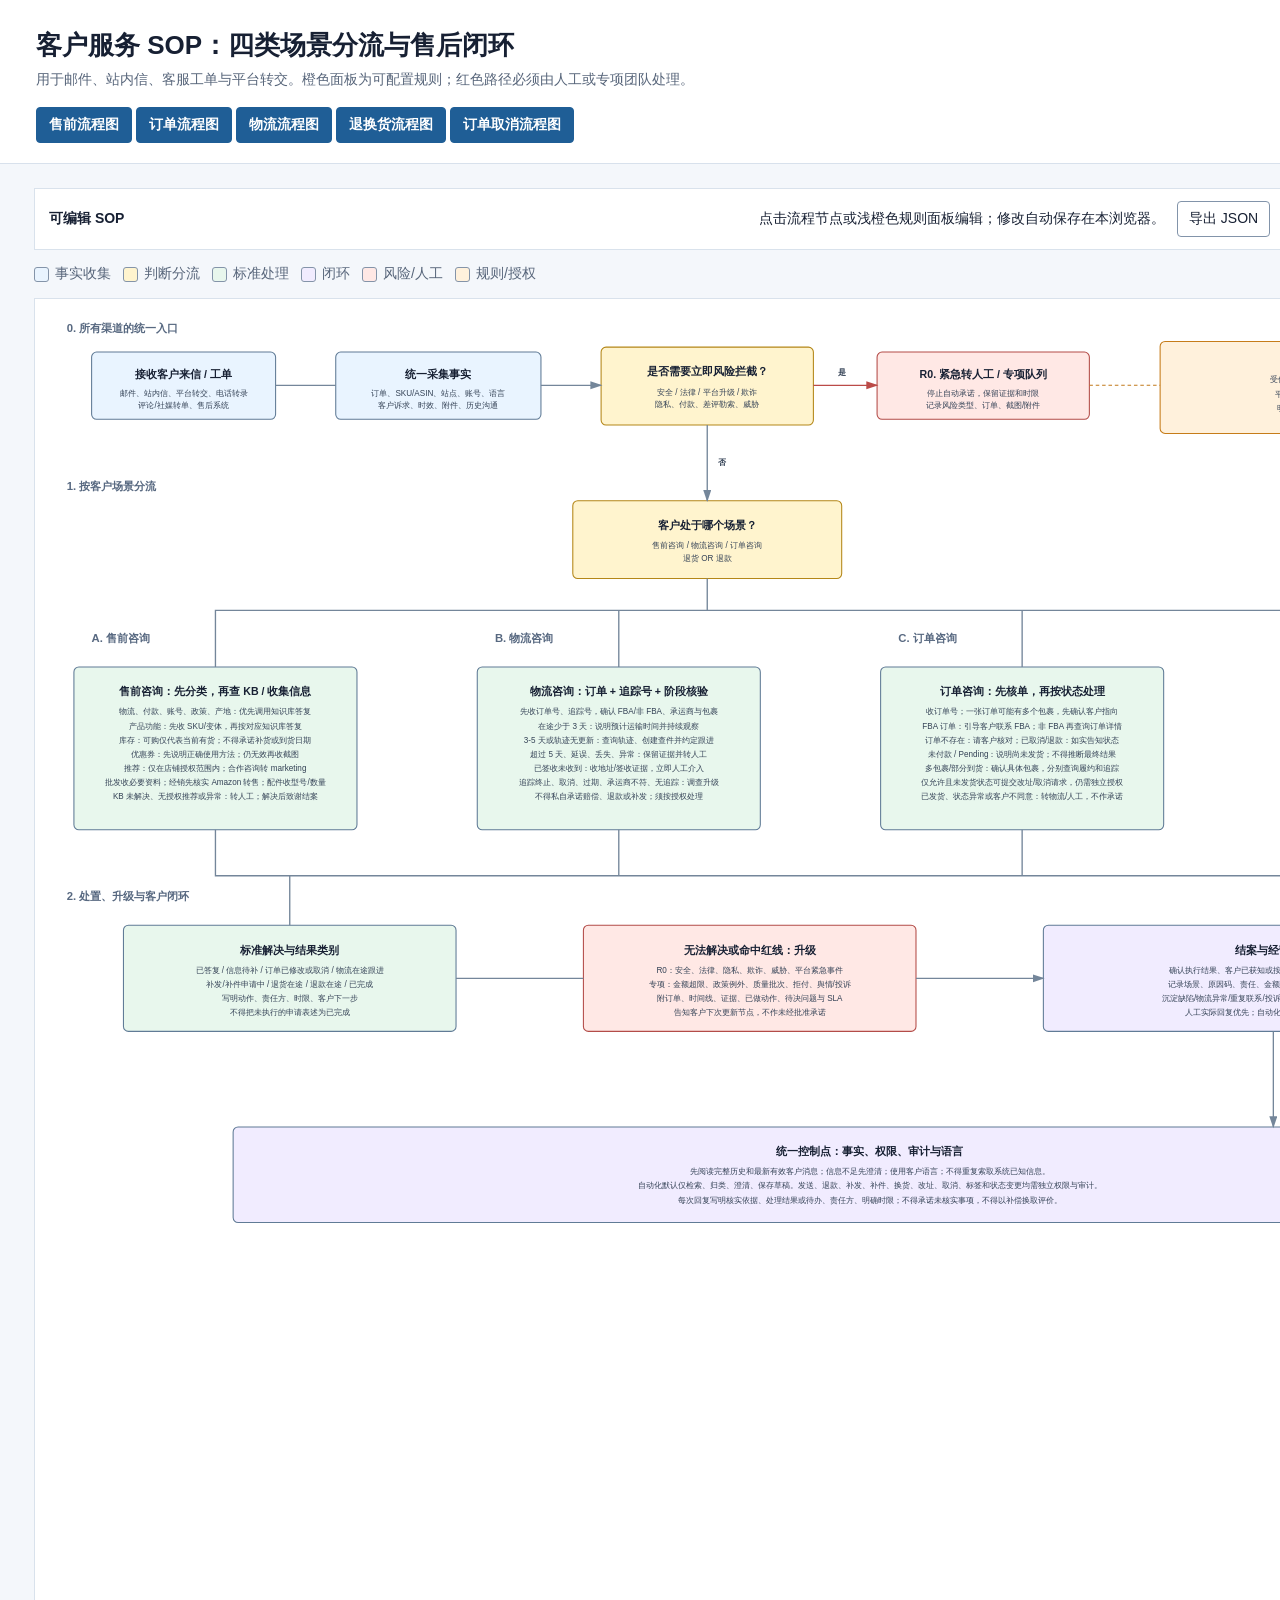
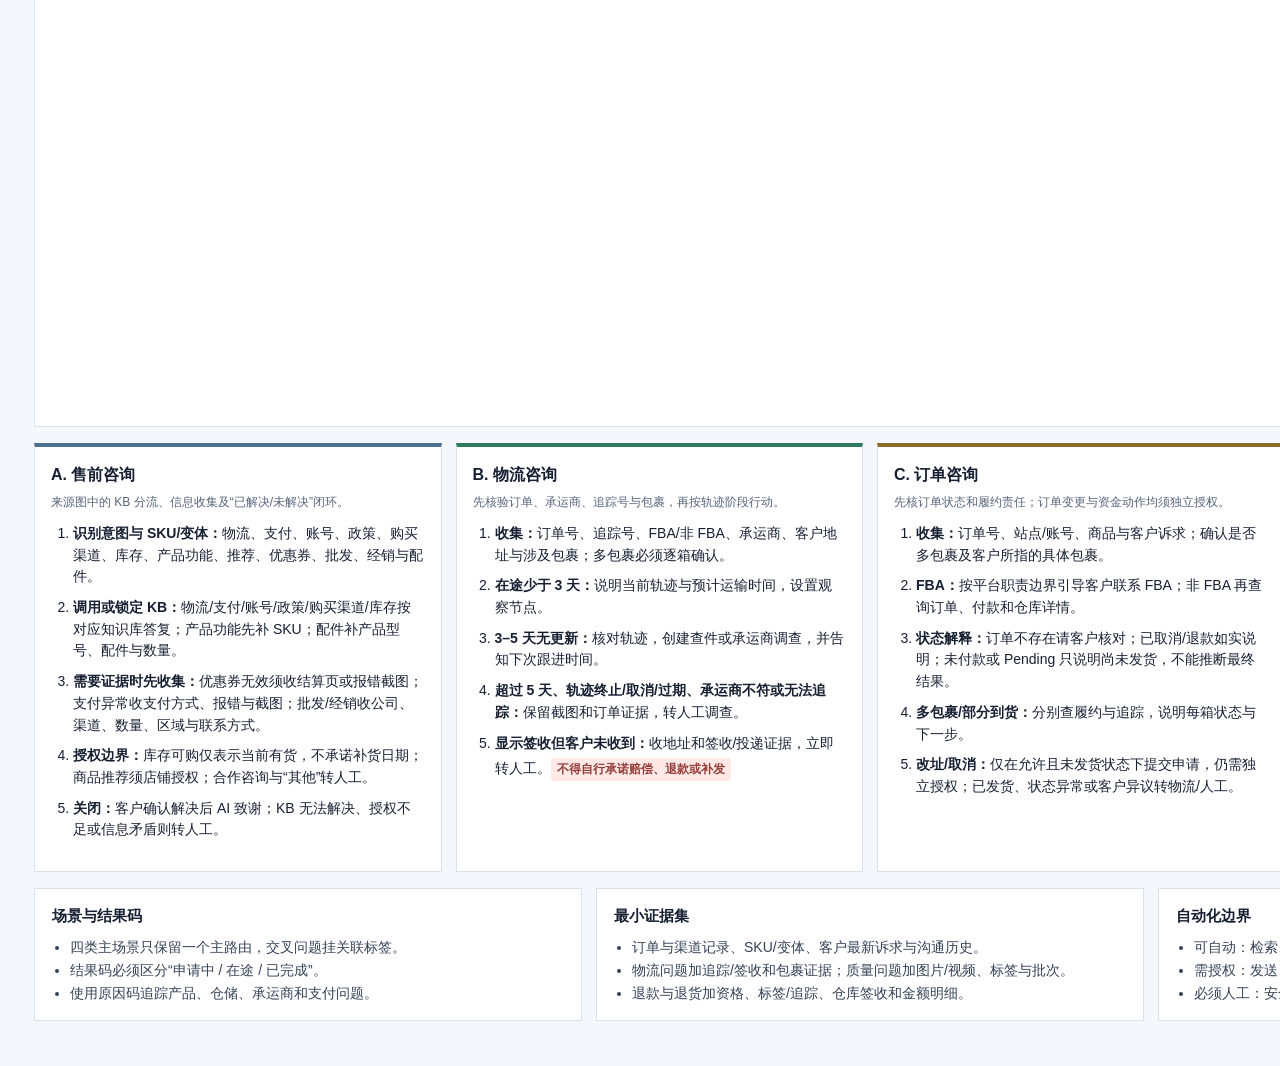
<file: index.html>
<!doctype html>
<html lang="zh-CN"><head><meta charset="utf-8"><meta name="viewport" content="width=device-width,initial-scale=1"><title>客户服务 SOP：四类场景分流与售后闭环</title><style>
:root{--ink:#172033;--muted:#57657a;--input:#e9f4ff;--decision:#fff4ce;--process:#e8f7ed;--risk:#ffe8e5;--follow:#f1ecff;--need:#fff1dc}*{box-sizing:border-box}body{margin:0;background:#f4f7fb;color:var(--ink);font:14px "Microsoft YaHei","PingFang SC",Arial,sans-serif}header{padding:28px 36px 20px;background:#fff;border-bottom:1px solid #d8e1ec}h1{margin:0;font-size:26px}header p{margin:8px 0 0;color:var(--muted)}.wrap{min-width:1740px;padding:24px 34px 45px}.legend,.editor-bar{display:flex;gap:12px;align-items:center;flex-wrap:wrap;margin-bottom:15px}.key{display:flex;gap:6px;align-items:center;color:var(--muted)}.dot{width:15px;height:15px;border:1px solid #8494a9;border-radius:3px}svg{display:block;width:100%;background:#fff;border:1px solid #d9e2ec}.node{stroke:#607b96;stroke-width:1.5;rx:7;ry:7}.input{fill:var(--input)}.decision{fill:var(--decision);stroke:#b48718}.process{fill:var(--process)}.risk{fill:var(--risk);stroke:#b34c48}.follow{fill:var(--follow)}.need{fill:var(--need);stroke:#c67c19}.title{font-size:15px;font-weight:700;text-anchor:middle;fill:var(--ink)}.copy{font-size:11.5px;text-anchor:middle;fill:#344256}.lane{font-size:16px;font-weight:700;fill:#586981}.yesno{font-size:12px;font-weight:700;fill:#344256}.arrow{fill:none;stroke:#74869a;stroke-width:1.9;marker-end:url(#a)}.riskarrow{fill:none;stroke:#bb4b48;stroke-width:1.9;marker-end:url(#r)}.dash{fill:none;stroke:#c17a1b;stroke-width:1.5;stroke-dasharray:5 4}.playbooks{display:grid;grid-template-columns:repeat(4,minmax(0,1fr));gap:14px;margin-top:16px}.playbook{background:#fff;border:1px solid #d9e2ec;border-top:4px solid #4b718f;padding:16px;line-height:1.55}.playbook.logistics{border-top-color:#2f7b60}.playbook.order{border-top-color:#8a6c26}.playbook.return{border-top-color:#a85b55}.playbook h2{font-size:16px;margin:0 0 6px}.playbook p{margin:0 0 11px;color:var(--muted);font-size:12px}.playbook ol{margin:0;padding-left:22px}.playbook li{margin:0 0 9px}.playbook strong{color:var(--ink)}.flag{display:inline-block;margin:4px 0 0;padding:2px 6px;background:#ffe8e5;color:#943e3a;font-size:12px;font-weight:700;border-radius:3px}.notes{display:grid;grid-template-columns:repeat(3,1fr);gap:14px;margin-top:16px}.note{background:#fff;border:1px solid #d9e2ec;padding:15px 17px;line-height:1.65;color:#344256}.note h2{font-size:15px;margin:0 0 7px;color:var(--ink)}.note ul{margin:0;padding-left:18px}.editor-bar{padding:12px 14px;background:#fff;border:1px solid #d9e2ec}.editor-bar strong{margin-right:auto}.editor-bar button,.file-button{border:1px solid #8294aa;background:#fff;color:var(--ink);padding:8px 11px;border-radius:4px;font:inherit;cursor:pointer}.file-button input{display:none}.editor-status{font-size:12px;color:var(--muted)}.node.is-selected{stroke:#1f5e96!important;stroke-width:4!important}.node.is-editable{cursor:pointer}.editor-panel{position:fixed;z-index:3;right:22px;top:22px;width:370px;background:#fff;border:1px solid #b9c8d8;box-shadow:0 10px 35px #17203333;padding:18px}.editor-panel[hidden]{display:none}.editor-panel h2{font-size:17px;margin:0 0 5px}.editor-panel p{font-size:12px;color:var(--muted)}.editor-panel label{display:block;font-weight:700;margin:11px 0 5px}.editor-panel input,.editor-panel textarea{width:100%;border:1px solid #a9bacb;border-radius:3px;padding:8px;font:14px inherit}.editor-panel textarea{resize:vertical;min-height:130px}.editor-actions{display:flex;justify-content:flex-end;gap:8px;margin-top:14px}.editor-actions button{border:1px solid #8294aa;background:#fff;padding:8px 12px;border-radius:4px;cursor:pointer}.editor-actions .save{background:#1f5e96;border-color:#1f5e96;color:#fff}@media(max-width:1100px){.playbooks{grid-template-columns:repeat(2,minmax(0,1fr))}}@media print{body{background:#fff}.editor-bar,.editor-panel{display:none!important}.wrap{padding:0;min-width:0}.wrap svg{border:0}.playbooks{grid-template-columns:repeat(2,minmax(0,1fr))}}
</style></head><body>
<header><h1>客户服务 SOP：四类场景分流与售后闭环</h1><p>用于邮件、站内信、客服工单与平台转交。橙色面板为可配置规则；红色路径必须由人工或专项团队处理。</p><p><a href="presales-agent-editor.html" style="display:inline-block;margin-top:10px;padding:8px 12px;border:1px solid #1f5e96;border-radius:4px;background:#1f5e96;color:#fff;text-decoration:none;font-weight:700">售前流程图</a> <a href="order-agent-editor.html" style="display:inline-block;margin-top:10px;padding:8px 12px;border:1px solid #1f5e96;border-radius:4px;background:#1f5e96;color:#fff;text-decoration:none;font-weight:700">订单流程图</a> <a href="logistics-agent-editor.html" style="display:inline-block;margin-top:10px;padding:8px 12px;border:1px solid #1f5e96;border-radius:4px;background:#1f5e96;color:#fff;text-decoration:none;font-weight:700">物流流程图</a> <a href="return-agent-editor.html" style="display:inline-block;margin-top:10px;padding:8px 12px;border:1px solid #1f5e96;border-radius:4px;background:#1f5e96;color:#fff;text-decoration:none;font-weight:700">退换货流程图</a> <a href="cancel-request-mermaid-editor.html" style="display:inline-block;margin-top:10px;padding:8px 12px;border:1px solid #1f5e96;border-radius:4px;background:#1f5e96;color:#fff;text-decoration:none;font-weight:700">订单取消流程图</a></p></header>
<main class="wrap"><div class="editor-bar"><strong>可编辑 SOP</strong><span>点击流程节点或浅橙色规则面板编辑；修改自动保存在本浏览器。</span><button id="exportButton">导出 JSON</button><label class="file-button" for="importInput">导入 JSON<input id="importInput" type="file" accept="application/json"></label><button id="printButton">打印 / 保存 PDF</button><button id="resetButton">重置本地修改</button><span class="editor-status" id="saveStatus">尚未修改</span></div><div class="legend"><span class="key"><i class="dot" style="background:#e9f4ff"></i>事实收集</span><span class="key"><i class="dot" style="background:#fff4ce"></i>判断分流</span><span class="key"><i class="dot" style="background:#e8f7ed"></i>标准处理</span><span class="key"><i class="dot" style="background:#f1ecff"></i>闭环</span><span class="key"><i class="dot" style="background:#ffe8e5"></i>风险/人工</span><span class="key"><i class="dot" style="background:#fff1dc"></i>规则/授权</span></div>
<svg viewBox="0 0 2360 2440" role="img" aria-label="客户服务四类场景 SOP 流程图"><defs><marker id="a" markerWidth="10" markerHeight="10" refX="8" refY="3" orient="auto"><path d="M0 0L0 6L9 3z" fill="#74869a"/></marker><marker id="r" markerWidth="10" markerHeight="10" refX="8" refY="3" orient="auto"><path d="M0 0L0 6L9 3z" fill="#bb4b48"/></marker></defs>
<text class="lane" x="45" y="46">0. 所有渠道的统一入口</text>
<g data-node="intake"><rect class="node input" x="80" y="75" width="260" height="95"/><text class="title" x="210" y="112">接收客户来信 / 工单</text><text class="copy" x="210" y="137">邮件、站内信、平台转交、电话转录</text><text class="copy" x="210" y="154">评论/社媒转单、售后系统</text></g><g data-node="facts"><rect class="node input" x="425" y="75" width="290" height="95"/><text class="title" x="570" y="112">统一采集事实</text><text class="copy" x="570" y="137">订单、SKU/ASIN、站点、账号、语言</text><text class="copy" x="570" y="154">客户诉求、时效、附件、历史沟通</text></g><g data-node="risk-check"><rect class="node decision" x="800" y="68" width="300" height="110"/><text class="title" x="950" y="108">是否需要立即风险拦截？</text><text class="copy" x="950" y="135">安全 / 法律 / 平台升级 / 欺诈</text><text class="copy" x="950" y="153">隐私、付款、差评勒索、威胁</text></g><g data-node="risk-escalation"><rect class="node risk" x="1190" y="75" width="300" height="95"/><text class="title" x="1340" y="112">R0. 紧急转人工 / 专项队列</text><text class="copy" x="1340" y="137">停止自动承诺，保留证据和时限</text><text class="copy" x="1340" y="154">记录风险类型、订单、截图/附件</text></g><g data-node="risk-rules"><rect class="node need" x="1590" y="60" width="560" height="130"/><text class="title" x="1870" y="92">待补充：R0 风险清单与 SLA</text><text class="copy" x="1870" y="118">受伤、火灾、召回、媒体、监管、账号风险、欺诈</text><text class="copy" x="1870" y="138">平台通知、拒付、A-to-z、知识产权的责任团队</text><text class="copy" x="1870" y="158">明确升级人、响应 SLA、保留证据与对客口径</text></g><path class="arrow" d="M340 122H425M715 122H800"/><path class="riskarrow" d="M1100 122H1190"/><text class="yesno" x="1135" y="108">是</text><path class="dash" d="M1490 122H1590"/>
<text class="lane" x="45" y="270">1. 按客户场景分流</text><g data-node="classification"><rect class="node decision" x="760" y="285" width="380" height="110"/><text class="title" x="950" y="325">客户处于哪个场景？</text><text class="copy" x="950" y="352">售前咨询 / 物流咨询 / 订单咨询</text><text class="copy" x="950" y="370">退货 OR 退款</text></g><path class="arrow" d="M950 178V285"/><text class="yesno" x="965" y="235">否</text>
<text class="lane" x="80" y="485">A. 售前咨询</text><text class="lane" x="650" y="485">B. 物流咨询</text><text class="lane" x="1220" y="485">C. 订单咨询</text><text class="lane" x="1790" y="485">D. 退货 OR 退款</text>
<g data-node="pre"><rect class="node process" x="55" y="520" width="400" height="230"/><text class="title" x="255" y="560">售前咨询：先分类，再查 KB / 收集信息</text><text class="copy" x="255" y="587">物流、付款、账号、政策、产地：优先调用知识库答复</text><text class="copy" x="255" y="607">产品功能：先收 SKU/变体，再按对应知识库答复</text><text class="copy" x="255" y="627">库存：可购仅代表当前有货；不得承诺补货或到货日期</text><text class="copy" x="255" y="647">优惠券：先说明正确使用方法；仍无效再收截图</text><text class="copy" x="255" y="667">推荐：仅在店铺授权范围内；合作咨询转 marketing</text><text class="copy" x="255" y="687">批发收必要资料；经销先核实 Amazon 转售；配件收型号/数量</text><text class="copy" x="255" y="707">KB 未解决、无授权推荐或异常：转人工；解决后致谢结案</text></g>
<g data-node="logistics"><rect class="node process" x="625" y="520" width="400" height="230"/><text class="title" x="825" y="560">物流咨询：订单 + 追踪号 + 阶段核验</text><text class="copy" x="825" y="587">先收订单号、追踪号，确认 FBA/非 FBA、承运商与包裹</text><text class="copy" x="825" y="607">在途少于 3 天：说明预计运输时间并持续观察</text><text class="copy" x="825" y="627">3-5 天或轨迹无更新：查询轨迹、创建查件并约定跟进</text><text class="copy" x="825" y="647">超过 5 天、延误、丢失、异常：保留证据并转人工</text><text class="copy" x="825" y="667">已签收未收到：收地址/签收证据，立即人工介入</text><text class="copy" x="825" y="687">追踪终止、取消、过期、承运商不符、无追踪：调查升级</text><text class="copy" x="825" y="707">不得私自承诺赔偿、退款或补发；须按授权处理</text></g>
<g data-node="order"><rect class="node process" x="1195" y="520" width="400" height="230"/><text class="title" x="1395" y="560">订单咨询：先核单，再按状态处理</text><text class="copy" x="1395" y="587">收订单号；一张订单可能有多个包裹，先确认客户指向</text><text class="copy" x="1395" y="607">FBA 订单：引导客户联系 FBA；非 FBA 再查询订单详情</text><text class="copy" x="1395" y="627">订单不存在：请客户核对；已取消/退款：如实告知状态</text><text class="copy" x="1395" y="647">未付款 / Pending：说明尚未发货；不得推断最终结果</text><text class="copy" x="1395" y="667">多包裹/部分到货：确认具体包裹，分别查询履约和追踪</text><text class="copy" x="1395" y="687">仅允许且未发货状态可提交改址/取消请求，仍需独立授权</text><text class="copy" x="1395" y="707">已发货、状态异常或客户不同意：转物流/人工，不作承诺</text></g>
<g data-node="return"><rect class="node process" x="1765" y="520" width="400" height="230"/><text class="title" x="1965" y="560">退货 OR 退款：原因、证据、资格、执行</text><text class="copy" x="1965" y="587">先收退货原因、描述；退换咨询收订单号和商品图片</text><text class="copy" x="1965" y="607">质量问题：先 KB 初步答复，再收图片/视频等有效证据</text><text class="copy" x="1965" y="627">主观原因：不喜欢/尺寸不符等，先查询订单和购买日期</text><text class="copy" x="1965" y="647">购买后 30 天内：核验退货地址、适用资格和退款规则</text><text class="copy" x="1965" y="667">超出窗口：说明政策时限；不承诺例外、退款或换货</text><text class="copy" x="1965" y="687">客户接受：按政策推进并致谢；拒绝、争议或异常转人工</text><text class="copy" x="1965" y="707">退款、补发、换货均须单独授权，保留完整订单与证据</text></g><path class="arrow" d="M950 395V440H255V520M950 395V440H825V520M950 395V440H1395V520M950 395V440H1965V520"/>
<text class="lane" x="45" y="850">2. 处置、升级与客户闭环</text><g data-node="outcome"><rect class="node process" x="125" y="885" width="470" height="150"/><text class="title" x="360" y="925">标准解决与结果类别</text><text class="copy" x="360" y="952">已答复 / 信息待补 / 订单已修改或取消 / 物流在途跟进</text><text class="copy" x="360" y="972">补发/补件申请中 / 退货在途 / 退款在途 / 已完成</text><text class="copy" x="360" y="992">写明动作、责任方、时限、客户下一步</text><text class="copy" x="360" y="1012">不得把未执行的申请表述为已完成</text></g><g data-node="escalation"><rect class="node risk" x="775" y="885" width="470" height="150"/><text class="title" x="1010" y="925">无法解决或命中红线：升级</text><text class="copy" x="1010" y="952">R0：安全、法律、隐私、欺诈、威胁、平台紧急事件</text><text class="copy" x="1010" y="972">专项：金额超限、政策例外、质量批次、拒付、舆情/投诉</text><text class="copy" x="1010" y="992">附订单、时间线、证据、已做动作、待决问题与 SLA</text><text class="copy" x="1010" y="1012">告知客户下次更新节点，不作未经批准承诺</text></g><g data-node="closure"><rect class="node follow" x="1425" y="885" width="650" height="150"/><text class="title" x="1750" y="925">结案与经营闭环</text><text class="copy" x="1750" y="952">确认执行结果、客户已获知或按政策时限到期；必要时回访</text><text class="copy" x="1750" y="972">记录场景、原因码、责任、金额/成本、承诺、附件与工单号</text><text class="copy" x="1750" y="992">沉淀缺陷/物流异常/重复联系/投诉趋势，反馈产品、仓储、物流</text><text class="copy" x="1750" y="1012">人工实际回复优先；自动化不得覆盖人工处理记录</text></g><path class="arrow" d="M255 750V815H360V885M825 750V815H360M1395 750V815H360M1965 750V815H360M595 960H775M1245 960H1425"/>
<g data-node="guardrails"><rect class="node follow" x="280" y="1170" width="1800" height="135"/><text class="title" x="1180" y="1210">统一控制点：事实、权限、审计与语言</text><text class="copy" x="1180" y="1237">先阅读完整历史和最新有效客户消息；信息不足先澄清；使用客户语言；不得重复索取系统已知信息。</text><text class="copy" x="1180" y="1257">自动化默认仅检索、归类、澄清、保存草稿。发送、退款、补发、补件、换货、改址、取消、标签和状态变更均需独立权限与审计。</text><text class="copy" x="1180" y="1277">每次回复写明核实依据、处理结果或待办、责任方、明确时限；不得承诺未核实事项，不得以补偿换取评价。</text></g><path class="arrow" d="M1750 1035V1170"/></svg>
<section class="playbooks" aria-label="四类场景执行清单"><article class="playbook"><h2>A. 售前咨询</h2><p>来源图中的 KB 分流、信息收集及“已解决/未解决”闭环。</p><ol><li><strong>识别意图与 SKU/变体：</strong>物流、支付、账号、政策、购买渠道、库存、产品功能、推荐、优惠券、批发、经销与配件。</li><li><strong>调用或锁定 KB：</strong>物流/支付/账号/政策/购买渠道/库存按对应知识库答复；产品功能先补 SKU；配件补产品型号、配件与数量。</li><li><strong>需要证据时先收集：</strong>优惠券无效须收结算页或报错截图；支付异常收支付方式、报错与截图；批发/经销收公司、渠道、数量、区域与联系方式。</li><li><strong>授权边界：</strong>库存可购仅表示当前有货，不承诺补货日期；商品推荐须店铺授权；合作咨询与“其他”转人工。</li><li><strong>关闭：</strong>客户确认解决后 AI 致谢；KB 无法解决、授权不足或信息矛盾则转人工。</li></ol></article><article class="playbook logistics"><h2>B. 物流咨询</h2><p>先核验订单、承运商、追踪号与包裹，再按轨迹阶段行动。</p><ol><li><strong>收集：</strong>订单号、追踪号、FBA/非 FBA、承运商、客户地址与涉及包裹；多包裹必须逐箱确认。</li><li><strong>在途少于 3 天：</strong>说明当前轨迹与预计运输时间，设置观察节点。</li><li><strong>3–5 天无更新：</strong>核对轨迹，创建查件或承运商调查，并告知下次跟进时间。</li><li><strong>超过 5 天、轨迹终止/取消/过期、承运商不符或无法追踪：</strong>保留截图和订单证据，转人工调查。</li><li><strong>显示签收但客户未收到：</strong>收地址和签收/投递证据，立即转人工。<span class="flag">不得自行承诺赔偿、退款或补发</span></li></ol></article><article class="playbook order"><h2>C. 订单咨询</h2><p>先核订单状态和履约责任；订单变更与资金动作均须独立授权。</p><ol><li><strong>收集：</strong>订单号、站点/账号、商品与客户诉求；确认是否多包裹及客户所指的具体包裹。</li><li><strong>FBA：</strong>按平台职责边界引导客户联系 FBA；非 FBA 再查询订单、付款和仓库详情。</li><li><strong>状态解释：</strong>订单不存在请客户核对；已取消/退款如实说明；未付款或 Pending 只说明尚未发货，不能推断最终结果。</li><li><strong>多包裹/部分到货：</strong>分别查履约与追踪，说明每箱状态与下一步。</li><li><strong>改址/取消：</strong>仅在允许且未发货状态下提交申请，仍需独立授权；已发货、状态异常或客户异议转物流/人工。</li></ol></article><article class="playbook return"><h2>D. 退货 OR 退款</h2><p>按退货原因、有效证据、购买时效与客户反馈形成售后闭环。</p><ol><li><strong>先分类并收集：</strong>退货原因与描述；退换咨询补订单号、商品图；质量问题先用 KB 初步答复，再收清晰图片/视频、外箱、标签与问题细节。</li><li><strong>主观原因：</strong>不喜欢、尺寸/预期不符等，查询订单和购买日期；购买日起 30 天内核验退货地址、资格及适用退款规则。</li><li><strong>超过时限：</strong>如实说明退货时间限制，不承诺例外、退款或换货。</li><li><strong>客户接受：</strong>按确认的政策和授权路径推进，明确责任方与下次更新节点；客户拒绝、争议或任何异常转人工。</li><li><strong>质量、安全或高风险：</strong>停止自动处理并保留证据，转质量/专项团队。<span class="flag">退款、换货、补发、标签与状态变更均需独立授权</span></li></ol></article></section><section class="notes"><article class="note"><h2>场景与结果码</h2><ul><li>四类主场景只保留一个主路由，交叉问题挂关联标签。</li><li>结果码必须区分“申请中 / 在途 / 已完成”。</li><li>使用原因码追踪产品、仓储、承运商和支付问题。</li></ul></article><article class="note"><h2>最小证据集</h2><ul><li>订单与渠道记录、SKU/变体、客户最新诉求与沟通历史。</li><li>物流问题加追踪/签收和包裹证据；质量问题加图片/视频、标签与批次。</li><li>退款与退货加资格、标签/追踪、仓库签收和金额明细。</li></ul></article><article class="note"><h2>自动化边界</h2><ul><li>可自动：检索、分类、补充信息请求、草稿与提醒。</li><li>需授权：发送、退款、补发、换货、改址、取消、标签。</li><li>必须人工：安全、法律、平台升级、欺诈、高额与政策例外。</li></ul></article></section></main>
<aside class="editor-panel" id="editorPanel" hidden><h2>编辑流程内容</h2><p id="editorType"></p><label for="nodeTitle">标题</label><input id="nodeTitle" maxlength="80"><label for="nodeBody">说明（每行显示为一行）</label><textarea id="nodeBody" maxlength="800"></textarea><div class="editor-actions"><button id="cancelEdit">取消</button><button class="save" id="saveEdit">保存</button></div></aside>
<script>(()=>{const key='customer-complaint-sop-flow-edits-v2',svg=document.querySelector('svg'),panel=document.querySelector('#editorPanel'),ti=document.querySelector('#nodeTitle'),bi=document.querySelector('#nodeBody'),status=document.querySelector('#saveStatus');let selected,edits;try{edits=JSON.parse(localStorage.getItem(key))||{}}catch{edits={}}const texts=g=>[...g.querySelectorAll('text.title,text.copy')],read=g=>{const t=texts(g);return{title:t.find(x=>x.classList.contains('title'))?.textContent||'',body:t.filter(x=>x.classList.contains('copy')).map(x=>x.textContent).join('\n')}};const write=(g,v)=>{const t=texts(g),title=t.find(x=>x.classList.contains('title')),body=t.filter(x=>x.classList.contains('copy')),lines=v.body.split('\n').map(x=>x.trim()).filter(Boolean);if(title)title.textContent=v.title.trim();body.forEach((x,i)=>x.textContent=lines[i]||'')};const save=()=>{localStorage.setItem(key,JSON.stringify(edits));status.textContent='已自动保存 '+new Date().toLocaleTimeString('zh-CN',{hour:'2-digit',minute:'2-digit'})};const close=()=>{if(selected)selected.querySelector('.node').classList.remove('is-selected');selected=null;panel.hidden=true};[...svg.querySelectorAll('[data-node]')].forEach(g=>{const r=g.querySelector('.node');if(edits[g.dataset.node])write(g,edits[g.dataset.node]);r.classList.add('is-editable');r.tabIndex=0;r.setAttribute('role','button');r.setAttribute('aria-label','编辑 '+read(g).title);const open=()=>{if(selected)selected.querySelector('.node').classList.remove('is-selected');selected=g;r.classList.add('is-selected');const v=read(g);ti.value=v.title;bi.value=v.body;document.querySelector('#editorType').textContent=r.classList.contains('need')?'规则/授权面板':'流程节点';panel.hidden=false;ti.focus()};r.onclick=open;r.onkeydown=e=>{if(e.key==='Enter'||e.key===' '){e.preventDefault();open()}}});document.querySelector('#saveEdit').onclick=()=>{if(!selected||!ti.value.trim())return;edits[selected.dataset.node]={title:ti.value,body:bi.value};write(selected,edits[selected.dataset.node]);save();close()};document.querySelector('#cancelEdit').onclick=close;document.querySelector('#printButton').onclick=()=>print();document.querySelector('#resetButton').onclick=()=>{if(confirm('确认清除本浏览器保存的所有 SOP 修改，并恢复页面默认内容？')){localStorage.removeItem(key);location.reload()}};document.querySelector('#exportButton').onclick=()=>{const b=new Blob([JSON.stringify({version:2,exportedAt:new Date().toISOString(),edits},null,2)],{type:'application/json'}),a=document.createElement('a');a.href=URL.createObjectURL(b);a.download='customer-complaint-sop-edits.json';a.click();URL.revokeObjectURL(a.href)};document.querySelector('#importInput').onchange=e=>{const f=e.target.files[0];if(!f)return;const r=new FileReader();r.onload=()=>{try{const x=JSON.parse(r.result);if(!x||typeof x.edits!=='object'||Array.isArray(x.edits))throw 0;if(confirm('导入将覆盖当前浏览器保存的 SOP 修改，是否继续？')){edits=x.edits;save();location.reload()}}catch{alert('无法读取该 JSON 文件。请选择由本页面导出的编辑文件。')}};r.readAsText(f,'utf-8');e.target.value=''}})();</script></body></html>
</file>
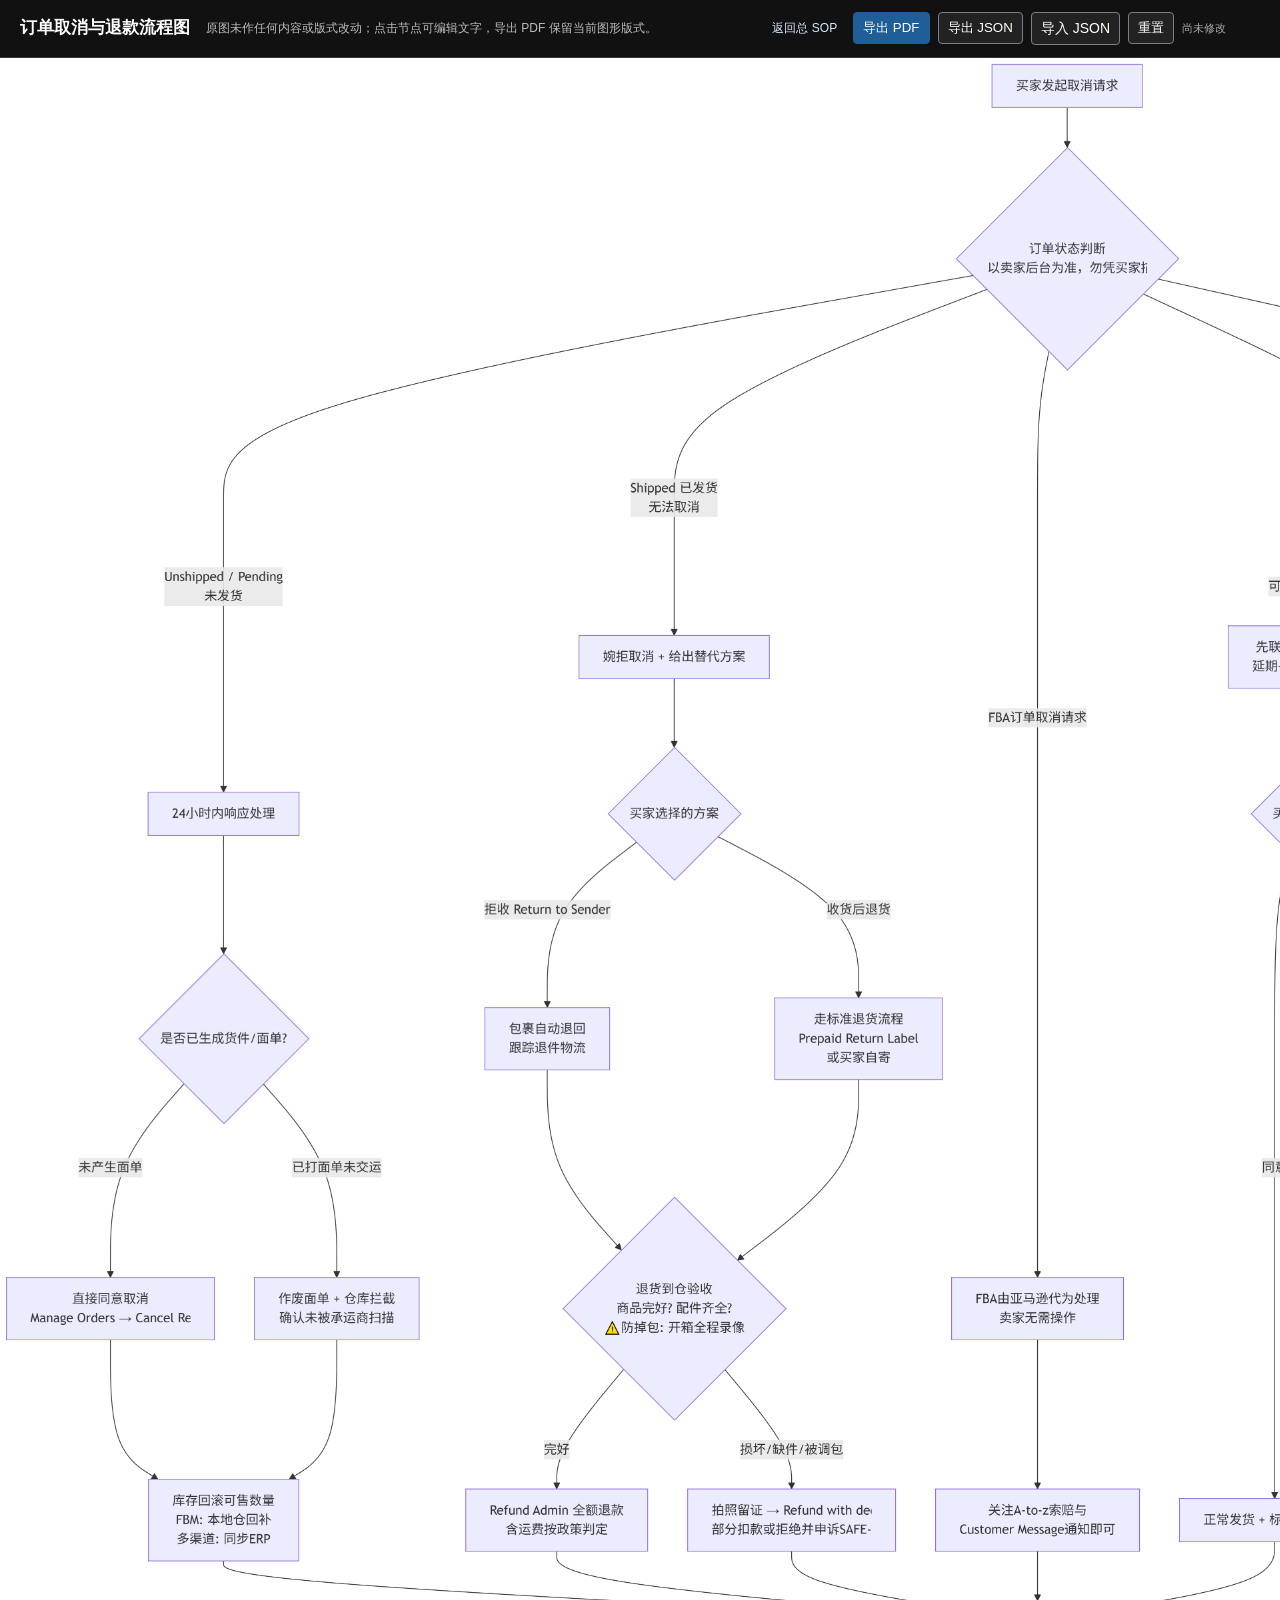
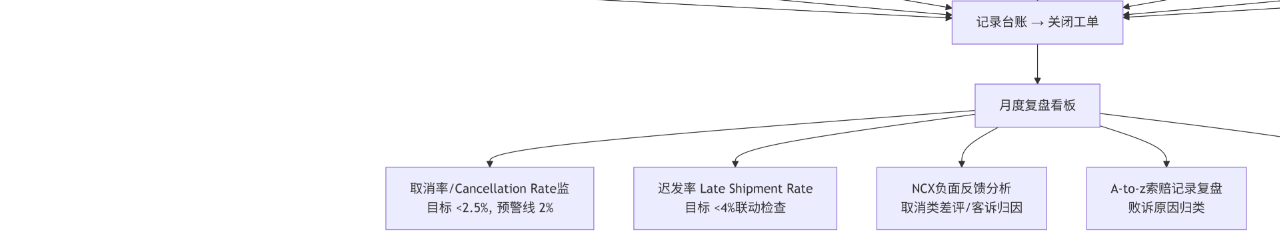
<file: cancel-request-070140-editor.html>
<!doctype html><html lang="zh-CN"><head><meta charset="utf-8"><meta name="viewport" content="width=device-width,initial-scale=1"><title>订单取消与退款流程图</title><link rel="stylesheet" href="flow-shell.css"><style>
body{background:#050505}.canvas{width:1845px;height:1778px;min-width:1845px;background:#fff}.source{display:block;width:1845px;height:1778px}.hit{position:absolute;z-index:2;border:0;background:transparent;cursor:pointer}.hit:hover,.hit:focus-visible{outline:3px solid #52a9f2;outline-offset:2px}.edit-label{position:absolute;z-index:3;display:flex;align-items:center;justify-content:center;text-align:center;overflow:hidden;padding:4px 7px;color:#151515;background:#f2f2ff;border:1px solid #aaa;font:14px/1.3 "Microsoft YaHei",Arial,sans-serif;white-space:pre-line}.edit-label.decision{transform:rotate(45deg);background:#f5f3ff}.edit-label.decision span{transform:rotate(-45deg);display:block;max-width:104px;font-size:12px}.editor p{line-height:1.5}.original{font-size:11px;color:#657282;white-space:pre-line;background:#f3f6f9;padding:7px;border:1px solid #d6dee7}.toolbar .pdf{background:#1f5e96;border-color:#1f5e96}@media print{header,.editor{display:none!important}body{background:#fff}.canvas{margin:0;transform:none}.hit{display:none}}
</style></head><body data-storage-key="cancel-request-070140-image-style-edits-v1"><header><h1>订单取消与退款流程图</h1><span class="sub">原图未作任何内容或版式改动；点击节点可编辑文字，导出 PDF 保留当前图形版式。</span><a class="back" href="index.html">返回总 SOP</a><div class="toolbar"><button id="pdfButton" class="pdf">导出 PDF</button><button id="exportButton">导出 JSON</button><label class="file-button">导入 JSON<input id="importInput" type="file" accept="application/json"></label><button id="resetButton">重置</button><span class="status" id="saveStatus">尚未修改</span></div></header><main class="canvas" id="canvas"><img class="source" src="cancel-request-070140-source.png" alt="订单取消与退款流程图原图">
<button class="hit" data-node="start" data-text="买家发起取消请求" style="left:990px;top:5px;width:150px;height:44px"></button><button class="hit d" data-node="status" data-text="订单状态判断&#10;以实际后台为准，勿凭买家猜测" style="left:950px;top:85px;width:180px;height:180px"></button><button class="hit" data-node="pending" data-text="24小时内响应处理" style="left:150px;top:735px;width:160px;height:55px"></button><button class="hit d" data-node="label" data-text="是否已生成揽货/面单?" style="left:135px;top:890px;width:145px;height:145px"></button><button class="hit" data-node="cancel" data-text="直接同意取消&#10;Manage Orders → Cancel Re" style="left:0;top:1215px;width:215px;height:65px"></button><button class="hit" data-node="void" data-text="作废面单 + 仓库拦截&#10;确认未扫描出库" style="left:255px;top:1215px;width:200px;height:65px"></button><button class="hit" data-node="stock" data-text="库存回滚可售数量&#10;FBM：本地仓回补&#10;多渠道：同步ERP" style="left:100px;top:1430px;width:220px;height:75px"></button>
<button class="hit" data-node="cannot-cancel" data-text="婉拒取消 + 给出替代方案" style="left:585px;top:575px;width:205px;height:55px"></button><button class="hit d" data-node="option" data-text="买家选择的方案" style="left:620px;top:700px;width:145px;height:145px"></button><button class="hit" data-node="return-sender" data-text="包裹自动退回&#10;跟踪退件物流" style="left:485px;top:950px;width:180px;height:65px"></button><button class="hit" data-node="return" data-text="走标准退货流程&#10;Prepaid Return Label&#10;或买家自寄" style="left:795px;top:950px;width:190px;height:75px"></button><button class="hit d" data-node="check" data-text="退货到仓验收&#10;商品完好? 配件齐全?&#10;A-to-z全程录像" style="left:625px;top:1130px;width:175px;height:175px"></button><button class="hit" data-node="refund" data-text="Refund Admin 全额退款&#10;含运费按政策判定" style="left:465px;top:1430px;width:215px;height:65px"></button><button class="hit" data-node="partial" data-text="拍照留证 → Refund with de&#10;部分扣款或拒绝申诉SAFE" style="left:800px;top:1430px;width:225px;height:65px"></button>
<button class="hit" data-node="fba" data-text="FBA订单取消请求" style="left:930px;top:650px;width:175px;height:45px"></button><button class="hit" data-node="fba-process" data-text="FBA由亚马逊代为处理&#10;买家不用操作" style="left:925px;top:1215px;width:205px;height:65px"></button><button class="hit" data-node="fba-note" data-text="关注A-to-z索赔与&#10;Customer Message沟通即可" style="left:920px;top:1460px;width:210px;height:55px"></button>
<button class="hit" data-node="ship-check" data-text="是否补救?" style="left:1355px;top:290px;width:120px;height:120px"></button><button class="hit" data-node="delay" data-text="先联系买家协商&#10;延期 + 补偿优惠券" style="left:1240px;top:555px;width:210px;height:65px"></button><button class="hit d" data-node="agree" data-text="买家同意?" style="left:1300px;top:705px;width:120px;height:120px"></button><button class="hit" data-node="normal" data-text="正常发货 + 标记沟通记录" style="left:1230px;top:1460px;width:215px;height:55px"></button><button class="hit" data-node="cancel-rate" data-text="⚠ 计入Cancellation Rate&#10;超标一段时间重要预警" style="left:1420px;top:1215px;width:230px;height:65px"></button><button class="hit" data-node="after" data-text="售后分析跟因：&#10;库存同步? 频繁? 定价错误?" style="left:1425px;top:1430px;width:230px;height:65px"></button>
<button class="hit" data-node="tracking" data-text="查Tracking轨迹&#10;超承运商时效即开Case" style="left:1660px;top:725px;width:175px;height:65px"></button><button class="hit d" data-node="carrier" data-text="向承运商索赔&#10;FedEx/UPS/USPS开Case" style="left:1640px;top:890px;width:165px;height:165px"></button><button class="hit" data-node="guarantee" data-text="⚠ 买家可能直接开&#10;A-to-Z Guarantee索赔" style="left:1645px;top:1215px;width:200px;height:65px"></button><button class="hit" data-node="refund-fast" data-text="优先退款保账号&#10;再向承运商追偿&#10;留存轨迹截图 + POD为证" style="left:1640px;top:1430px;width:205px;height:75px"></button>
<button class="hit" data-node="ledger" data-text="记录台账 → 关闭工单" style="left:955px;top:1555px;width:185px;height:50px"></button><button class="hit" data-node="monthly" data-text="月度复盘看板" style="left:965px;top:1625px;width:170px;height:50px"></button><button class="hit" data-node="metric1" data-text="取消率/Cancellation Rate监控&#10;目标＜2.5%，预警线2%" style="left:390px;top:1710px;width:215px;height:60px"></button><button class="hit" data-node="metric2" data-text="迟发率 Late Shipment Rate&#10;目标＜4%或动态监控" style="left:700px;top:1710px;width:210px;height:60px"></button><button class="hit" data-node="metric3" data-text="NCX负面反馈分析&#10;取消率/评价/索赔项目" style="left:1000px;top:1710px;width:195px;height:60px"></button><button class="hit" data-node="metric4" data-text="A-to-z索赔记录复盘&#10;防误判 防流失" style="left:1280px;top:1710px;width:190px;height:60px"></button><button class="hit" data-node="metric5" data-text="退款对账&#10;结算报告核对退款金额" style="left:1560px;top:1710px;width:200px;height:60px"></button></main><aside class="editor" id="editor" hidden><h2>编辑节点</h2><p>保存后只会在当前节点位置覆盖新文字；重置将回到完全原始的 PNG。</p><label>原始文字</label><div id="original" class="original"></div><label for="nodeText">节点文字</label><textarea id="nodeText" maxlength="300"></textarea><div class="actions"><button id="cancel">取消</button><button class="save" id="save">保存</button></div></aside><script>
(()=>{const key=document.body.dataset.storageKey,hits=[...document.querySelectorAll('.hit')],canvas=document.querySelector('#canvas'),box=document.querySelector('#editor'),input=document.querySelector('#nodeText'),original=document.querySelector('#original'),status=document.querySelector('#saveStatus');let selected,edits={};try{edits=JSON.parse(localStorage.getItem(key))||{}}catch{}const clean=t=>t.replace(/&#10;/g,'\n');function placement(hit,text){const old=canvas.querySelector('[data-overlay="'+hit.dataset.node+'"]');if(old)old.remove();if(!text)return;const r=hit.getBoundingClientRect(),c=canvas.getBoundingClientRect(),el=document.createElement('div');el.dataset.overlay=hit.dataset.node;el.className='edit-label'+(hit.classList.contains('d')?' decision':'');el.style.left=(r.left-c.left)+'px';el.style.top=(r.top-c.top)+'px';el.style.width=r.width+'px';el.style.height=r.height+'px';const s=document.createElement('span');s.textContent=text;el.append(s);canvas.append(el)}function apply(){hits.forEach(h=>placement(h,edits[h.dataset.node]))}apply();hits.forEach(h=>{h.setAttribute('aria-label',clean(h.dataset.text));h.onclick=()=>{selected=h;original.textContent=clean(h.dataset.text);input.value=edits[h.dataset.node]||clean(h.dataset.text);box.hidden=false;input.focus()}});document.querySelector('#cancel').onclick=()=>{selected=null;box.hidden=true};document.querySelector('#save').onclick=()=>{if(!selected||!input.value.trim())return;edits[selected.dataset.node]=input.value.trim();localStorage.setItem(key,JSON.stringify(edits));placement(selected,edits[selected.dataset.node]);status.textContent='已自动保存';box.hidden=true};document.querySelector('#resetButton').onclick=()=>{if(confirm('确认清除本地文字修改并恢复原始 PNG？')){localStorage.removeItem(key);location.reload()}};document.querySelector('#exportButton').onclick=()=>{const a=document.createElement('a');a.href=URL.createObjectURL(new Blob([JSON.stringify({version:1,edits},null,2)],{type:'application/json'}));a.download='订单取消与退款流程图-文字修改.json';a.click();URL.revokeObjectURL(a.href)};document.querySelector('#importInput').onchange=e=>{const f=e.target.files[0];if(!f)return;const r=new FileReader();r.onload=()=>{try{const x=JSON.parse(r.result);if(!x||typeof x.edits!=='object'||Array.isArray(x.edits))throw Error();localStorage.setItem(key,JSON.stringify(x.edits));location.reload()}catch{alert('无法读取此 JSON 文件。')}e.target.value=''};r.readAsText(f,'utf-8')};document.querySelector('#pdfButton').onclick=()=>window.print()})();
</script></body></html>
</file>
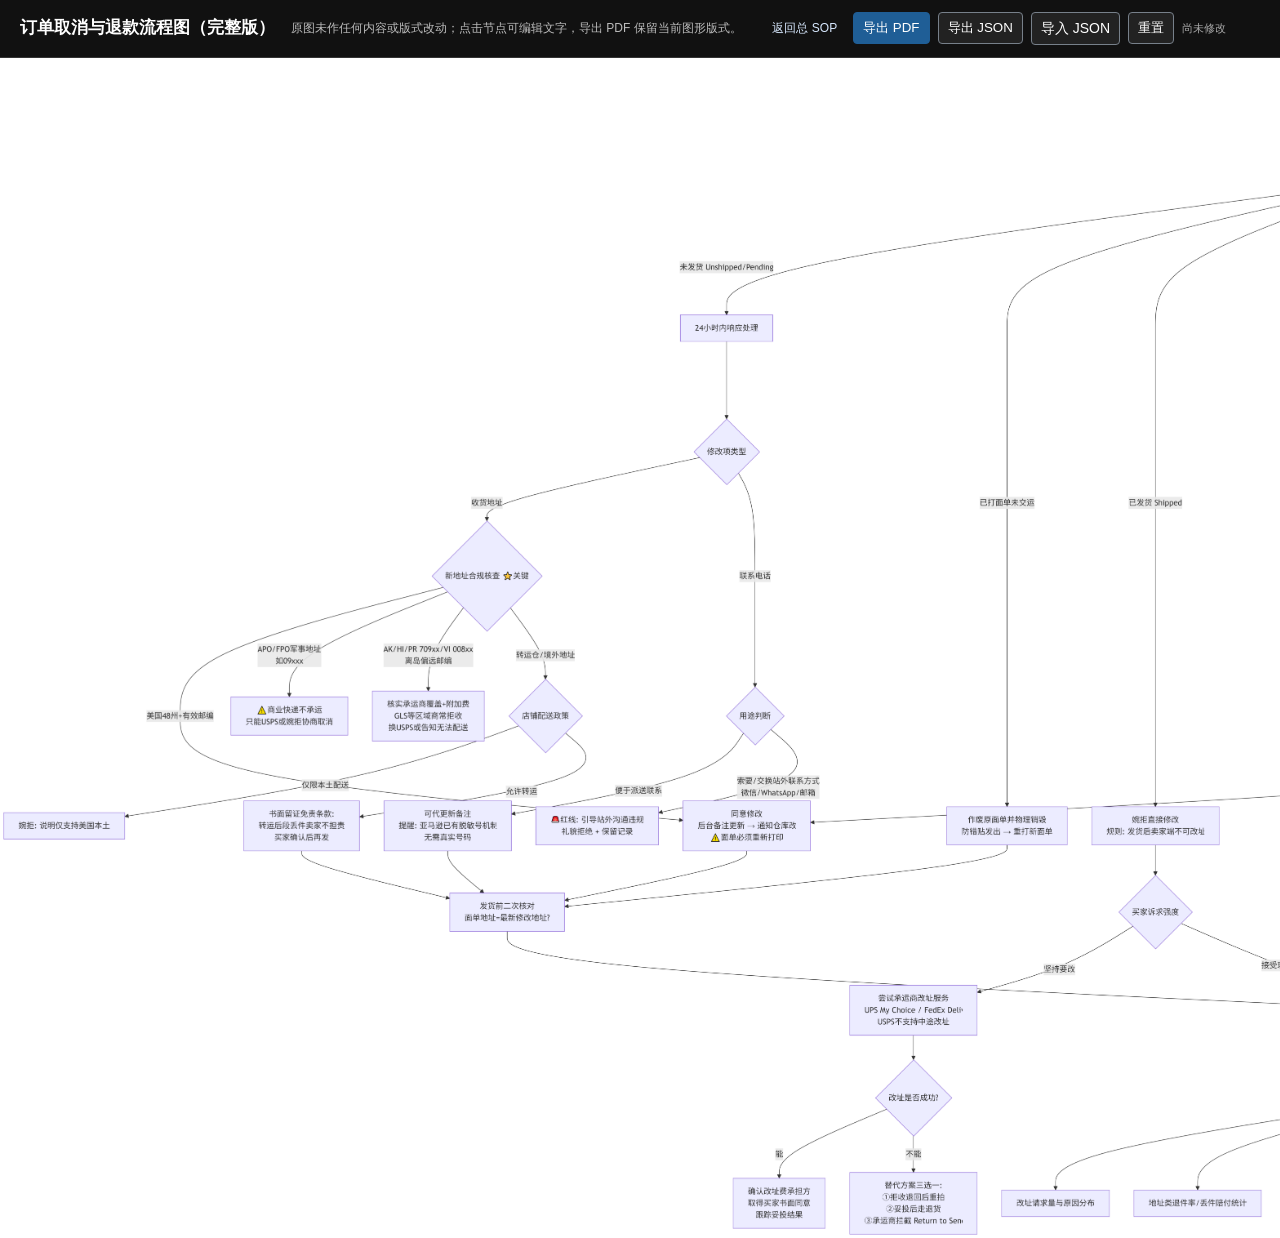
<file: cancel-request-070849-editor.html>
<!doctype html><html lang="zh-CN"><head><meta charset="utf-8"><meta name="viewport" content="width=device-width,initial-scale=1"><title>订单取消与退款流程图（完整版）</title><link rel="stylesheet" href="flow-shell.css"><style>body{background:#050505}.canvas{width:1850px;height:1180px;min-width:1850px;background:#fff}.source{display:block;width:1850px;height:1180px}.hit{position:absolute;z-index:2;border:0;background:transparent;cursor:pointer}.hit:hover,.hit:focus-visible{outline:3px solid #52a9f2;outline-offset:2px}.edit-label{position:absolute;z-index:3;display:flex;align-items:center;justify-content:center;text-align:center;overflow:hidden;padding:4px 7px;color:#151515;background:#f2f2ff;border:1px solid #aaa;font:13px/1.25 "Microsoft YaHei",Arial,sans-serif;white-space:pre-line}.editor p{line-height:1.5}.original{font-size:11px;color:#657282;white-space:pre-line;background:#f3f6f9;padding:7px;border:1px solid #d6dee7}.toolbar .pdf{background:#1f5e96;border-color:#1f5e96}@media print{header,.editor{display:none!important}body{background:#fff}.canvas{margin:0;transform:none}.hit{display:none}}</style></head><body data-storage-key="cancel-request-070849-image-style-edits-v1"><header><h1>订单取消与退款流程图（完整版）</h1><span class="sub">原图未作任何内容或版式改动；点击节点可编辑文字，导出 PDF 保留当前图形版式。</span><a class="back" href="index.html">返回总 SOP</a><div class="toolbar"><button id="pdfButton" class="pdf">导出 PDF</button><button id="exportButton">导出 JSON</button><label class="file-button">导入 JSON<input id="importInput" type="file" accept="application/json"></label><button id="resetButton">重置</button><span class="status" id="saveStatus">尚未修改</span></div></header><main class="canvas" id="canvas"><img class="source" src="cancel-request-070849-source.png" alt="订单取消与退款流程图完整版原图"></main><aside class="editor" id="editor" hidden><h2>编辑节点</h2><p>保存后只会在当前节点位置覆盖新文字；重置将回到完全原始的 PNG。</p><label>原始文字</label><div id="original" class="original"></div><label for="nodeText">节点文字</label><textarea id="nodeText" maxlength="300"></textarea><div class="actions"><button id="cancel">取消</button><button class="save" id="save">保存</button></div></aside><script>
(()=>{const nodes=[['start','买家发起取消或退款请求',870,2,125,25],['status','订单状态判断',840,52,125,125],['pending','24小时内响应处理',690,250,110,28],['label','物流标签状态',685,350,72,72],['seller-cancel','卖家取消操作',445,500,150,52],['buyer-cancel','买家自行取消',625,500,150,52],['late-ship','延迟发货处理',920,500,150,52],['fba','FBA订单处理',1135,500,150,52],['address','地址不完整或错误',1335,500,150,52],['carrier','承运商/物流异常',1540,500,150,52],['refund','退款处理',810,750,145,55],['ledger','记录台账 → 关闭工单',1025,925,155,42],['monthly','月度复盘看板',1040,1010,130,35],['metric1','取消率监控',700,1115,150,45],['metric2','迟发率监控',930,1115,150,45],['metric3','退款与索赔复盘',1160,1115,150,45],['metric4','SOP持续改进',1405,1115,150,45],['return','退货到仓验收',555,760,130,70],['inspection','商品完好与配件核验',555,870,130,70],['stock','库存回滚与同步',360,925,150,48],['case','向承运商开Case',1515,700,150,48],['guarantee','A-to-Z Guarantee 索赔',1660,825,160,48],['address-check','买家地址是否正确',1325,650,115,80],['ship-decision','是否可补救',1515,300,105,80],['buyer-choice','买家方案选择',675,630,105,80],['refund-decision','退款是否完成',1030,835,105,80],['fba-note','FBA由亚马逊处理',1130,650,150,50],['tracking','查Tracking轨迹',1535,585,150,48],['refund-fast','优先退款再向承运商追偿',1545,805,170,55],['cancel-rate','Cancellation Rate 风险预警',1210,925,180,45],['evidence','拍照留证并提交申诉',400,825,160,50],['return-label','标准退货/预付退货标签',620,710,155,45],['normal-ship','正常发货并记录沟通',1195,750,170,48],['support','联系买家协商替代方案',850,585,165,48]];const key=document.body.dataset.storageKey,canvas=document.querySelector('#canvas'),box=document.querySelector('#editor'),input=document.querySelector('#nodeText'),original=document.querySelector('#original'),status=document.querySelector('#saveStatus');let selected,edits={};try{edits=JSON.parse(localStorage.getItem(key))||{}}catch{}function overlay(h,text){const old=canvas.querySelector('[data-overlay="'+h.dataset.node+'"]');if(old)old.remove();if(!text)return;const el=document.createElement('div');el.dataset.overlay=h.dataset.node;el.className='edit-label';el.style.cssText=`left:${h.offsetLeft}px;top:${h.offsetTop}px;width:${h.offsetWidth}px;height:${h.offsetHeight}px`;el.textContent=text;canvas.append(el)}nodes.forEach(([id,text,x,y,w,h])=>{const b=document.createElement('button');b.className='hit';b.dataset.node=id;b.dataset.text=text;b.style.cssText=`left:${x}px;top:${y}px;width:${w}px;height:${h}px`;b.setAttribute('aria-label',text);canvas.append(b);if(edits[id])overlay(b,edits[id]);b.onclick=()=>{selected=b;original.textContent=b.dataset.text;input.value=edits[id]||b.dataset.text;box.hidden=false;input.focus()}});document.querySelector('#cancel').onclick=()=>{box.hidden=true;selected=null};document.querySelector('#save').onclick=()=>{if(!selected||!input.value.trim())return;edits[selected.dataset.node]=input.value.trim();localStorage.setItem(key,JSON.stringify(edits));overlay(selected,edits[selected.dataset.node]);status.textContent='已自动保存';box.hidden=true};document.querySelector('#resetButton').onclick=()=>{if(confirm('确认清除本地文字修改并恢复原始 PNG？')){localStorage.removeItem(key);location.reload()}};document.querySelector('#exportButton').onclick=()=>{const a=document.createElement('a');a.href=URL.createObjectURL(new Blob([JSON.stringify({version:1,edits},null,2)],{type:'application/json'}));a.download='订单取消与退款流程图完整版-文字修改.json';a.click();URL.revokeObjectURL(a.href)};document.querySelector('#importInput').onchange=e=>{const f=e.target.files[0];if(!f)return;const r=new FileReader();r.onload=()=>{try{const x=JSON.parse(r.result);if(!x||typeof x.edits!=='object'||Array.isArray(x.edits))throw Error();localStorage.setItem(key,JSON.stringify(x.edits));location.reload()}catch{alert('无法读取此 JSON 文件。')}e.target.value=''};r.readAsText(f,'utf-8')};document.querySelector('#pdfButton').onclick=()=>window.print()})();
</script></body></html>
</file>
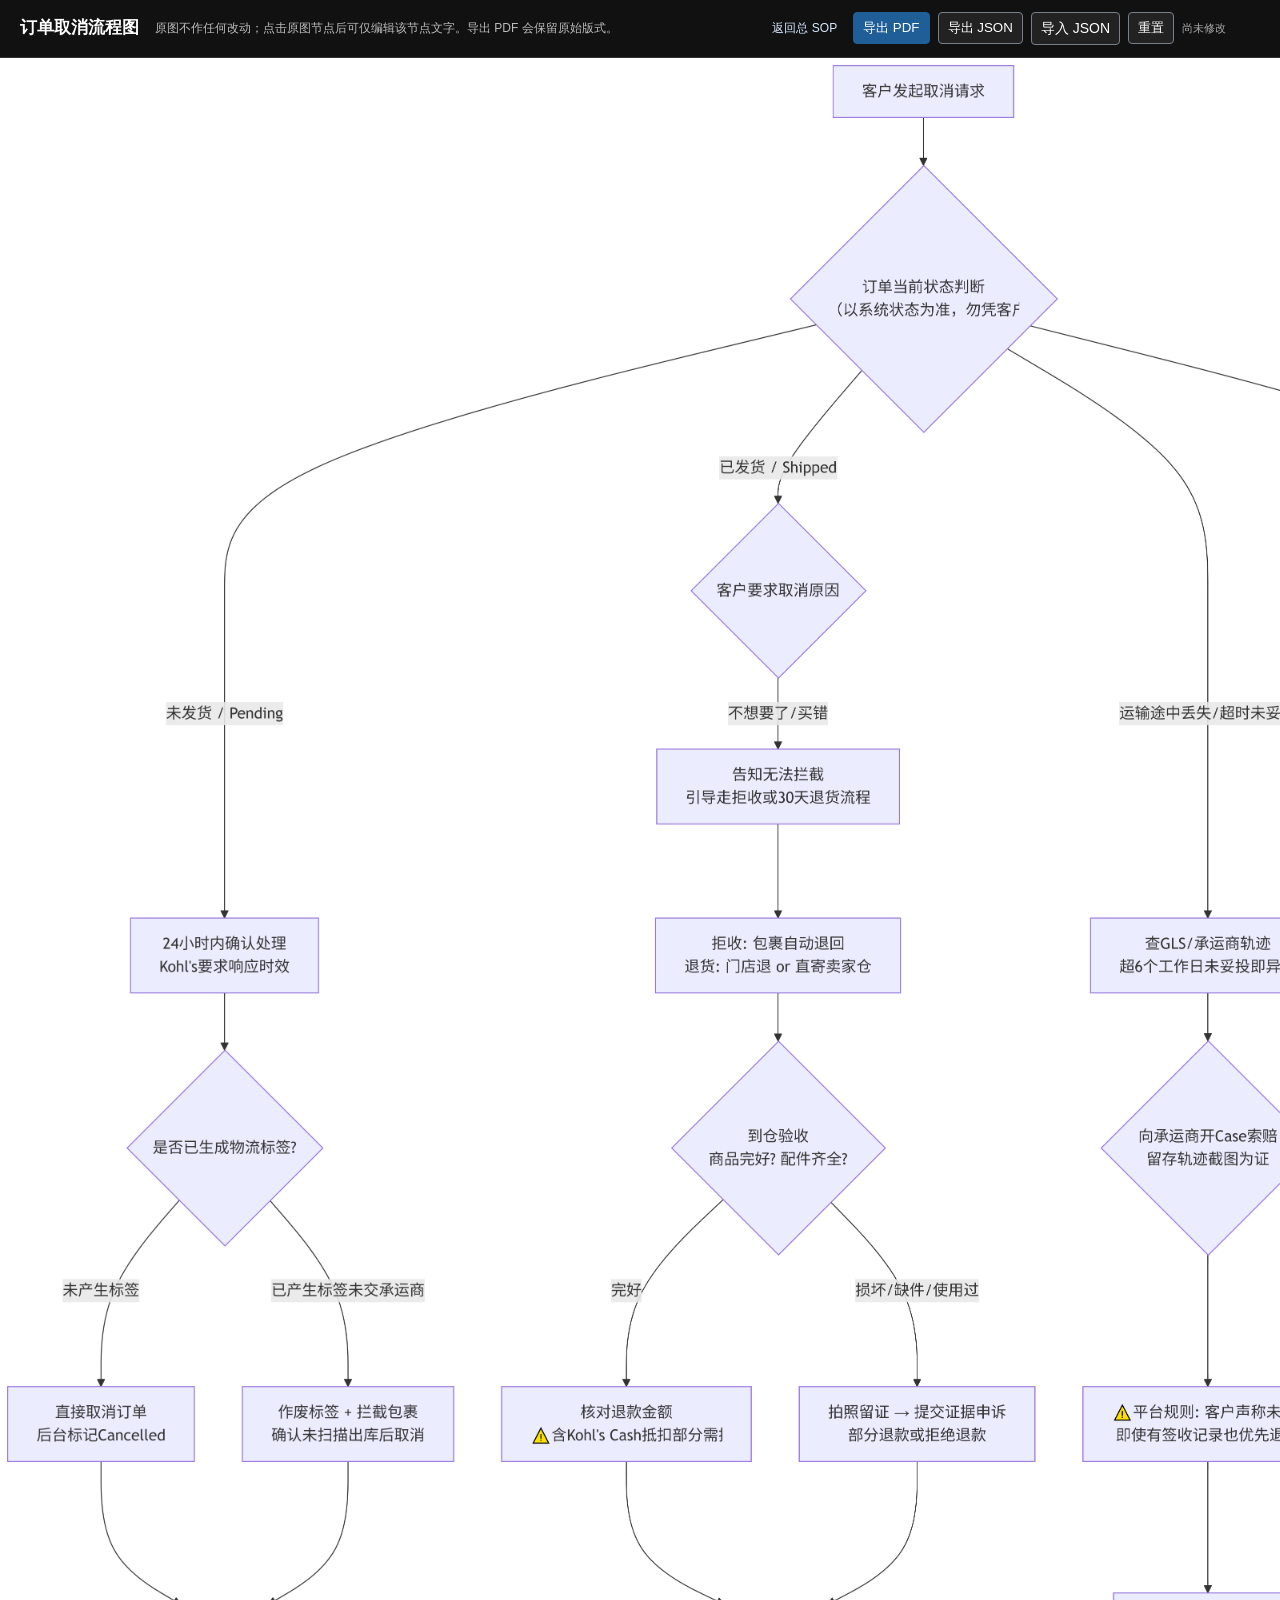
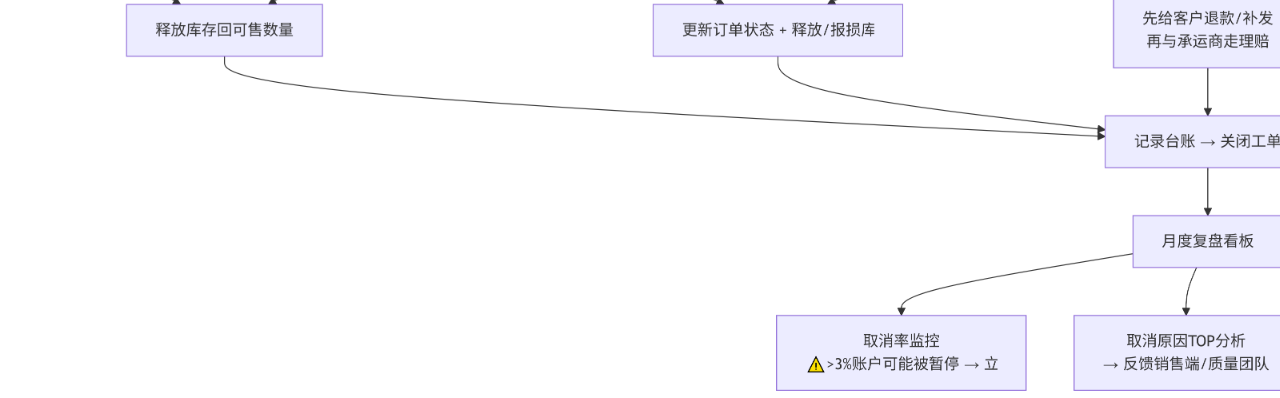
<file: cancel-request-mermaid-editor.html>
<!doctype html><html lang="zh-CN"><head><meta charset="utf-8"><meta name="viewport" content="width=device-width,initial-scale=1"><title>订单取消流程图</title><link rel="stylesheet" href="flow-shell.css"><style>
body{background:#050505}.canvas{width:1835px;height:1940px;min-width:1835px;background:#fff}.source{display:block;width:1835px;height:1940px}.hit{position:absolute;z-index:2;border:0;background:transparent;cursor:pointer}.hit:hover,.hit:focus-visible{outline:3px solid #52a9f2;outline-offset:2px}.edit-label{position:absolute;z-index:3;display:flex;align-items:center;justify-content:center;text-align:center;overflow:hidden;padding:4px 7px;color:#151515;background:#f2f2ff;border:1px solid #aaa;font:14px/1.3 "Microsoft YaHei",Arial,sans-serif;white-space:pre-line}.edit-label.decision{transform:rotate(45deg);background:#f5f3ff}.edit-label.decision span{transform:rotate(-45deg);display:block;max-width:90px;font-size:12px}.editor p{line-height:1.5}.original{font-size:11px;color:#657282;white-space:pre-line;background:#f3f6f9;padding:7px;border:1px solid #d6dee7}.toolbar .pdf{background:#1f5e96;border-color:#1f5e96}@media print{header,.editor{display:none!important}body{background:#fff}.canvas{margin:0;transform:none}.source{width:1835px;height:1940px}.hit{display:none}}
</style></head><body data-storage-key="cancel-request-image-style-edits-v1"><header><h1>订单取消流程图</h1><span class="sub">原图不作任何改动；点击原图节点后可仅编辑该节点文字。导出 PDF 会保留原始版式。</span><a class="back" href="index.html">返回总 SOP</a><div class="toolbar"><button id="pdfButton" class="pdf">导出 PDF</button><button id="exportButton">导出 JSON</button><label class="file-button">导入 JSON<input id="importInput" type="file" accept="application/json"></label><button id="resetButton">重置</button><span class="status" id="saveStatus">尚未修改</span></div></header><main class="canvas" id="canvas"><img class="source" src="cancel-request-source.png" alt="订单取消流程图原图"><!-- Transparent click targets retain the original image until a user saves an edit. -->
<button class="hit" data-node="start" data-text="客户发起取消请求" style="left:830px;top:5px;width:155px;height:38px"></button><button class="hit" data-node="status" data-text="订单当前状态判断&#10;（以系统状态为准，勿凭客户主观判断）" style="left:780px;top:70px;width:185px;height:185px"></button><button class="hit" data-node="pending-sla" data-text="24小时内确认处理&#10;Kohl's要求响应时效" style="left:125px;top:875px;width:180px;height:76px"></button><button class="hit" data-node="label-created" data-text="是否已生成物流标签?" style="left:125px;top:1020px;width:145px;height:145px"></button><button class="hit" data-node="cancel-direct" data-text="直接取消订单&#10;后台标记 Cancelled" style="left:0;top:1365px;width:190px;height:72px"></button><button class="hit" data-node="void-label" data-text="作废标签 + 拦截包裹&#10;确认未扫描出库后取消" style="left:235px;top:1365px;width:210px;height:72px"></button><button class="hit" data-node="inventory" data-text="释放库存回可售数量" style="left:130px;top:1565px;width:170px;height:60px"></button><button class="hit" data-node="reason" data-text="客户要求取消原因" style="left:695px;top:430px;width:140px;height:140px"></button><button class="hit" data-node="cannot-stop" data-text="告知无法拦截&#10;引导走拒收或30天退货流程" style="left:650px;top:700px;width:210px;height:75px"></button><button class="hit" data-node="return-method" data-text="拒收：包裹自动退回&#10;退货：门店退回 / 直营网点" style="left:650px;top:875px;width:210px;height:75px"></button><button class="hit" data-node="inspection" data-text="到仓验收&#10;商品完好? 配件齐全?" style="left:690px;top:1015px;width:150px;height:150px"></button><button class="hit" data-node="refund-check" data-text="核对退款金额&#10;⚠ Kohl's Cash抵扣部分需扣除" style="left:490px;top:1365px;width:200px;height:70px"></button><button class="hit" data-node="evidence" data-text="拍照留证 → 提交证据申诉&#10;部分退款或拒绝退款" style="left:765px;top:1365px;width:205px;height:70px"></button><button class="hit" data-node="order-update" data-text="更新订单状态 + 释放 / 报损库存" style="left:645px;top:1565px;width:210px;height:60px"></button><button class="hit" data-node="carrier-check" data-text="查 GLS / 承运商轨迹&#10;超过5个工作日未更新异常" style="left:1080px;top:875px;width:210px;height:75px"></button><button class="hit" data-node="case" data-text="向承运商开Case索赔&#10;留存轨迹截图为证" style="left:1125px;top:1015px;width:145px;height:150px"></button><button class="hit" data-node="platform-rule" data-text="⚠ 平台规则：客户指标未收到&#10;即使有签收记录也优先退款" style="left:1070px;top:1365px;width:220px;height:70px"></button><button class="hit" data-node="refund-resend" data-text="先给客户退款 / 补发&#10;再与承运商理赔" style="left:1080px;top:1510px;width:205px;height:70px"></button><button class="hit" data-node="window" data-text="是否已过免取消窗口?" style="left:1530px;top:1300px;width:145px;height:145px"></button><button class="hit" data-node="sync-stock" data-text="同意取消 → 同步库存" style="left:1410px;top:1565px;width:175px;height:60px"></button><button class="hit" data-node="ship-normal" data-text="包裹照常派送&#10;通知客户可退回原包裹" style="left:1645px;top:1565px;width:185px;height:60px"></button><button class="hit" data-node="ledger" data-text="记录台账 → 关闭工单" style="left:1125px;top:1690px;width:185px;height:60px"></button><button class="hit" data-node="monthly" data-text="月度复盘看板" style="left:1130px;top:1800px;width:175px;height:55px"></button><button class="hit" data-node="cancel-rate" data-text="⚠ 取消率监控&#10;高于3%账户可能被暂停 / 立案" style="left:825px;top:1880px;width:225px;height:60px"></button><button class="hit" data-node="top-analysis" data-text="取消原因TOP分析&#10;→ 反向销售品类 / 选品" style="left:1110px;top:1880px;width:205px;height:60px"></button><button class="hit" data-node="reconcile" data-text="退款差异对账&#10;Kohl's Cash扣减核对发票" style="left:1380px;top:1880px;width:205px;height:60px"></button></main><aside class="editor" id="editor" hidden><h2>编辑节点</h2><p>保存后仅覆盖当前节点文字；重置可恢复为完全原始的 PNG 流程图。</p><label>原始文字</label><div id="original" class="original"></div><label for="nodeText">节点文字</label><textarea id="nodeText" maxlength="300"></textarea><div class="actions"><button id="cancel">取消</button><button class="save" id="save">保存</button></div></aside><script>
(()=>{const key=document.body.dataset.storageKey,hits=[...document.querySelectorAll('.hit')],canvas=document.querySelector('#canvas'),box=document.querySelector('#editor'),input=document.querySelector('#nodeText'),original=document.querySelector('#original'),status=document.querySelector('#saveStatus');let selected,edits={};try{edits=JSON.parse(localStorage.getItem(key))||{}}catch{}const clean=t=>t.replace(/&#10;/g,'\n');function placement(hit,text){const existing=canvas.querySelector('[data-overlay="'+hit.dataset.node+'"]');if(existing)existing.remove();if(!text)return;const r=hit.getBoundingClientRect(),c=canvas.getBoundingClientRect(),el=document.createElement('div');el.dataset.overlay=hit.dataset.node;el.className='edit-label'+(hit.dataset.node==='status'||hit.dataset.node==='reason'||hit.dataset.node==='label-created'||hit.dataset.node==='inspection'||hit.dataset.node==='case'||hit.dataset.node==='window'?' decision':'');el.style.left=(r.left-c.left)+'px';el.style.top=(r.top-c.top)+'px';el.style.width=r.width+'px';el.style.height=r.height+'px';const span=document.createElement('span');span.textContent=text;el.append(span);canvas.append(el)}function apply(){hits.forEach(h=>placement(h,edits[h.dataset.node]))}apply();hits.forEach(h=>{h.setAttribute('aria-label',clean(h.dataset.text));h.onclick=()=>{selected=h;original.textContent=clean(h.dataset.text);input.value=edits[h.dataset.node]||clean(h.dataset.text);box.hidden=false;input.focus()}});document.querySelector('#cancel').onclick=()=>{selected=null;box.hidden=true};document.querySelector('#save').onclick=()=>{if(!selected||!input.value.trim())return;edits[selected.dataset.node]=input.value.trim();localStorage.setItem(key,JSON.stringify(edits));placement(selected,edits[selected.dataset.node]);status.textContent='已自动保存';box.hidden=true};document.querySelector('#resetButton').onclick=()=>{if(confirm('确认清除本地文字修改并恢复原始 PNG？')){localStorage.removeItem(key);location.reload()}};document.querySelector('#exportButton').onclick=()=>{const a=document.createElement('a');a.href=URL.createObjectURL(new Blob([JSON.stringify({version:1,edits},null,2)],{type:'application/json'}));a.download='订单取消流程图-文字修改.json';a.click();URL.revokeObjectURL(a.href)};document.querySelector('#importInput').onchange=e=>{const f=e.target.files[0];if(!f)return;const r=new FileReader();r.onload=()=>{try{const x=JSON.parse(r.result);if(!x||typeof x.edits!=='object'||Array.isArray(x.edits))throw Error();localStorage.setItem(key,JSON.stringify(x.edits));location.reload()}catch{alert('无法读取此 JSON 文件。')}e.target.value=''};r.readAsText(f,'utf-8')};document.querySelector('#pdfButton').onclick=()=>window.print()})();
</script></body></html>
</file>
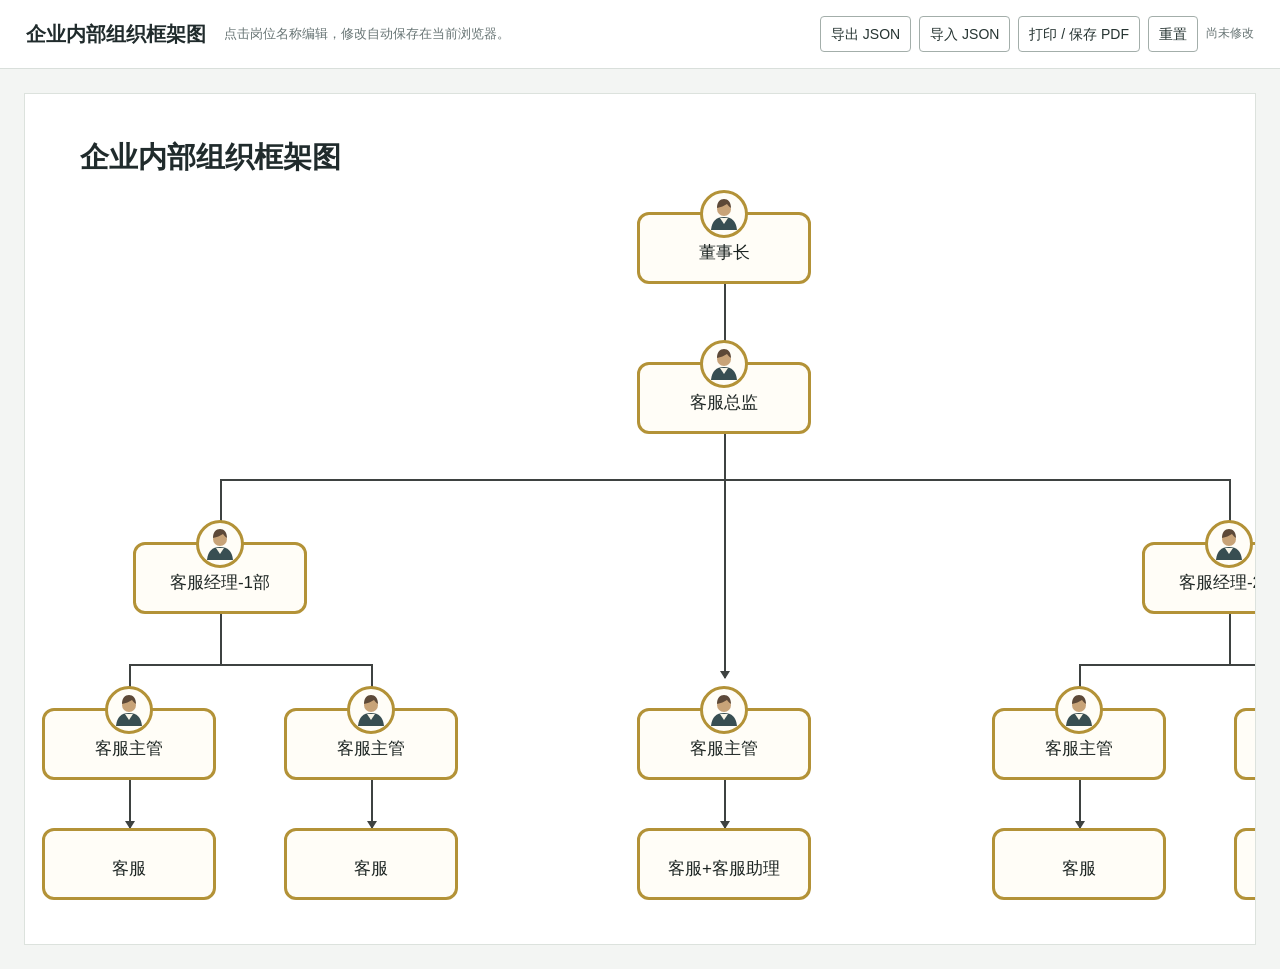
<file: customer-service-org-chart.html>
<!doctype html>
<html lang="zh-CN">
<head>
<meta charset="utf-8">
<meta name="viewport" content="width=device-width,initial-scale=1">
<title>企业内部组织框架图</title>
<style>
*{box-sizing:border-box}body{margin:0;background:#f3f5f3;color:#202b2c;font:14px/1.45 "Microsoft YaHei","PingFang SC",sans-serif}header{display:flex;align-items:center;gap:18px;flex-wrap:wrap;padding:16px 26px;background:white;border-bottom:1px solid #d9dfdb}h1{margin:0;font-size:20px}.description{flex:1;min-width:180px;color:#687575;font-size:13px}.toolbar{display:flex;align-items:center;gap:8px;flex-wrap:wrap}button,.file-button{font:inherit;cursor:pointer}.toolbar button,.file-button,.actions button{padding:7px 10px;border:1px solid #a3aeaa;background:#fff;border-radius:4px;color:#263432}.toolbar button:hover,.file-button:hover{background:#edf3ef}.file-button input{display:none}#saveStatus{color:#687575;font-size:12px}main{padding:24px}.sheet{max-width:1500px;margin:auto;background:white;border:1px solid #dce2dd;overflow:auto}.chart{width:1400px;height:850px;position:relative;margin:auto;background:#fff}.chart-title{position:absolute;left:55px;top:42px;font-size:29px;font-weight:700}.wire{position:absolute;z-index:0;background:#3e4241}.h{height:2px}.v{width:2px}.arrow:after{content:"";position:absolute;bottom:-1px;left:-4px;border-left:5px solid transparent;border-right:5px solid transparent;border-top:8px solid #3e4241}.node{position:absolute;z-index:1;width:174px;height:72px;border:3px solid #b39237;border-radius:12px;background:#fffdf7;color:#1c2422;display:flex;justify-content:center;align-items:center;padding:18px 10px 8px;text-align:center;font-size:17px;line-height:1.2}.node:hover{background:#fff8df}.node:focus-visible,.node.selected{outline:3px solid #246a91;outline-offset:3px}.node span{display:block;overflow-wrap:anywhere}.avatar{position:absolute;width:48px;height:48px;top:-25px;left:60px;border:3px solid #b39237;border-radius:50%;background:#fffdf7;display:grid;place-items:center}.avatar svg{width:36px;height:36px}.editor{position:fixed;z-index:5;right:16px;top:16px;width:min(380px,calc(100vw - 32px));background:#fff;padding:18px;border:1px solid #b8c5c0;box-shadow:0 10px 30px #0003}.editor[hidden]{display:none}.editor h2{font-size:18px;margin:0 0 12px}.editor label{display:block;font-size:13px;font-weight:700;margin-bottom:5px}.editor input{width:100%;font:inherit;padding:9px;border:1px solid #9caaa4;border-radius:4px}.actions{display:flex;justify-content:flex-end;gap:8px;margin-top:14px}.actions .save{background:#23678e;color:white;border-color:#23678e}@media(max-width:700px){header{padding:14px 16px}.description{flex-basis:100%;order:3}main{padding:12px 0}.sheet{border-left:0;border-right:0}.chart{transform-origin:top left}}@media print{@page{size:A3 landscape;margin:10mm}header,.editor{display:none!important}body{background:#fff}main{padding:0}.sheet{border:0;overflow:visible}.chart{transform-origin:top left}}
</style>
</head>
<body>
<header><h1>企业内部组织框架图</h1><span class="description">点击岗位名称编辑，修改自动保存在当前浏览器。</span><div class="toolbar"><button type="button" id="exportButton">导出 JSON</button><label class="file-button">导入 JSON<input id="importInput" type="file" accept="application/json,.json"></label><button type="button" id="printButton">打印 / 保存 PDF</button><button type="button" id="resetButton">重置</button><span id="saveStatus" aria-live="polite">尚未修改</span></div></header>
<main><div class="sheet"><div class="chart" id="chart" aria-label="企业内部组织框架图">
<div class="chart-title">企业内部组织框架图</div>
<div class="wire v arrow" style="left:699px;top:190px;height:68px"></div>
<div class="wire v" style="left:699px;top:340px;height:45px"></div><div class="wire h" style="left:195px;top:385px;width:1010px"></div><div class="wire v arrow" style="left:195px;top:385px;height:54px"></div><div class="wire v arrow" style="left:699px;top:385px;height:199px"></div><div class="wire v arrow" style="left:1204px;top:385px;height:54px"></div>
<div class="wire v" style="left:195px;top:520px;height:50px"></div><div class="wire h" style="left:104px;top:570px;width:242px"></div><div class="wire v arrow" style="left:104px;top:570px;height:44px"></div><div class="wire v arrow" style="left:346px;top:570px;height:44px"></div>
<div class="wire v" style="left:1204px;top:520px;height:50px"></div><div class="wire h" style="left:1054px;top:570px;width:242px"></div><div class="wire v arrow" style="left:1054px;top:570px;height:44px"></div><div class="wire v arrow" style="left:1296px;top:570px;height:44px"></div>
<div class="wire v arrow" style="left:104px;top:686px;height:48px"></div><div class="wire v arrow" style="left:346px;top:686px;height:48px"></div><div class="wire v arrow" style="left:699px;top:686px;height:48px"></div><div class="wire v arrow" style="left:1054px;top:686px;height:48px"></div><div class="wire v arrow" style="left:1296px;top:686px;height:48px"></div>
<button class="node person" data-node="chairman" style="left:612px;top:118px" type="button"><span>董事长</span></button>
<button class="node person" data-node="director" style="left:612px;top:268px" type="button"><span>客服总监</span></button>
<button class="node person" data-node="manager-one" style="left:108px;top:448px" type="button"><span>客服经理-1部</span></button>
<button class="node person" data-node="manager-two" style="left:1117px;top:448px" type="button"><span>客服经理-2部</span></button>
<button class="node person" data-node="supervisor-one" style="left:17px;top:614px" type="button"><span>客服主管</span></button>
<button class="node person" data-node="supervisor-two" style="left:259px;top:614px" type="button"><span>客服主管</span></button>
<button class="node person" data-node="supervisor-middle" style="left:612px;top:614px" type="button"><span>客服主管</span></button>
<button class="node person" data-node="supervisor-four" style="left:967px;top:614px" type="button"><span>客服主管</span></button>
<button class="node person" data-node="supervisor-five" style="left:1209px;top:614px" type="button"><span>客服主管</span></button>
<button class="node" data-node="service-one" style="left:17px;top:734px" type="button"><span>客服</span></button>
<button class="node" data-node="service-two" style="left:259px;top:734px" type="button"><span>客服</span></button>
<button class="node" data-node="service-middle" style="left:612px;top:734px" type="button"><span>客服+客服助理</span></button>
<button class="node" data-node="service-four" style="left:967px;top:734px" type="button"><span>客服</span></button>
<button class="node" data-node="service-five" style="left:1209px;top:734px" type="button"><span>客服</span></button>
</div></div></main>
<aside class="editor" id="editor" hidden><h2>编辑岗位</h2><label for="nodeText">岗位名称</label><input id="nodeText" maxlength="30" autocomplete="off"><div class="actions"><button type="button" id="cancel">取消</button><button type="button" class="save" id="save">保存</button></div></aside>
<script>
(()=>{const key='customer-service-org-chart-edits-v1',nodes=[...document.querySelectorAll('[data-node]')],box=document.querySelector('#editor'),input=document.querySelector('#nodeText'),status=document.querySelector('#saveStatus'),defaults=Object.fromEntries(nodes.map(n=>[n.dataset.node,n.querySelector('span').textContent]));let selected=null,edits={};const valid=x=>x&&typeof x==='object'&&!Array.isArray(x)&&Object.entries(x).every(([k,v])=>Object.hasOwn(defaults,k)&&typeof v==='string'&&v.trim()&&v.length<=30);try{const saved=JSON.parse(localStorage.getItem(key)||'{}');if(valid(saved))edits=saved}catch{}const render=()=>nodes.forEach(n=>{n.querySelector('span').textContent=edits[n.dataset.node]??defaults[n.dataset.node]});const persist=()=>{try{localStorage.setItem(key,JSON.stringify(edits));status.textContent='已自动保存';return true}catch{status.textContent='本地保存失败';alert('浏览器无法保存数据，请检查存储权限并导出 JSON 备份。');return false}};const close=()=>{if(selected)selected.classList.remove('selected');selected=null;box.hidden=true};nodes.forEach(n=>{if(n.classList.contains('person')){const avatar=document.createElement('i');avatar.className='avatar';avatar.setAttribute('aria-hidden','true');avatar.innerHTML='<svg viewBox="0 0 36 36" aria-hidden="true"><circle cx="18" cy="13" r="7" fill="#c8a378"/><path d="M11 12c0-6 3-9 7-9s7 3 7 9c-2-1-3-3-4-4-3 2-6 3-10 4z" fill="#5d4938"/><path d="M5 34c1-9 5-13 13-13s12 4 13 13" fill="#384e52"/><path d="M14 22l4 6 4-6" fill="#f8f5e9"/></svg>';n.prepend(avatar)}n.addEventListener('click',()=>{if(selected)selected.classList.remove('selected');selected=n;n.classList.add('selected');input.value=n.querySelector('span').textContent;box.hidden=false;input.focus();input.select()})});render();document.querySelector('#cancel').onclick=close;document.querySelector('#save').onclick=()=>{if(!selected||!input.value.trim())return;edits[selected.dataset.node]=input.value.trim();render();persist();close()};input.addEventListener('keydown',e=>{if(e.key==='Enter'){e.preventDefault();document.querySelector('#save').click()}else if(e.key==='Escape')close()});document.querySelector('#resetButton').onclick=()=>{if(confirm('确认清除本浏览器保存的组织架构修改？')){try{localStorage.removeItem(key);edits={};render();close();status.textContent='已恢复原图文字'}catch{alert('无法清除本地数据。')}}};document.querySelector('#printButton').onclick=()=>window.print();document.querySelector('#exportButton').onclick=()=>{const blob=new Blob([JSON.stringify({version:1,kind:'customer-service-org-chart',exportedAt:new Date().toISOString(),edits},null,2)],{type:'application/json'}),link=document.createElement('a');link.href=URL.createObjectURL(blob);link.download='customer-service-org-chart-edits.json';link.click();setTimeout(()=>URL.revokeObjectURL(link.href),1000)};document.querySelector('#importInput').onchange=e=>{const file=e.target.files[0];if(!file)return;const reader=new FileReader();reader.onload=()=>{try{const data=JSON.parse(reader.result);if(!data||data.version!==1||data.kind!=='customer-service-org-chart'||!valid(data.edits))throw Error();if(confirm('导入将覆盖当前本地修改，是否继续？')){edits=data.edits;render();persist();close()}}catch{alert('无法读取该 JSON 文件，请选择本页面导出的文件。')}e.target.value=''};reader.onerror=()=>{alert('读取文件失败。');e.target.value=''};reader.readAsText(file,'utf-8')};})();
</script>
</body>
</html>
</file>
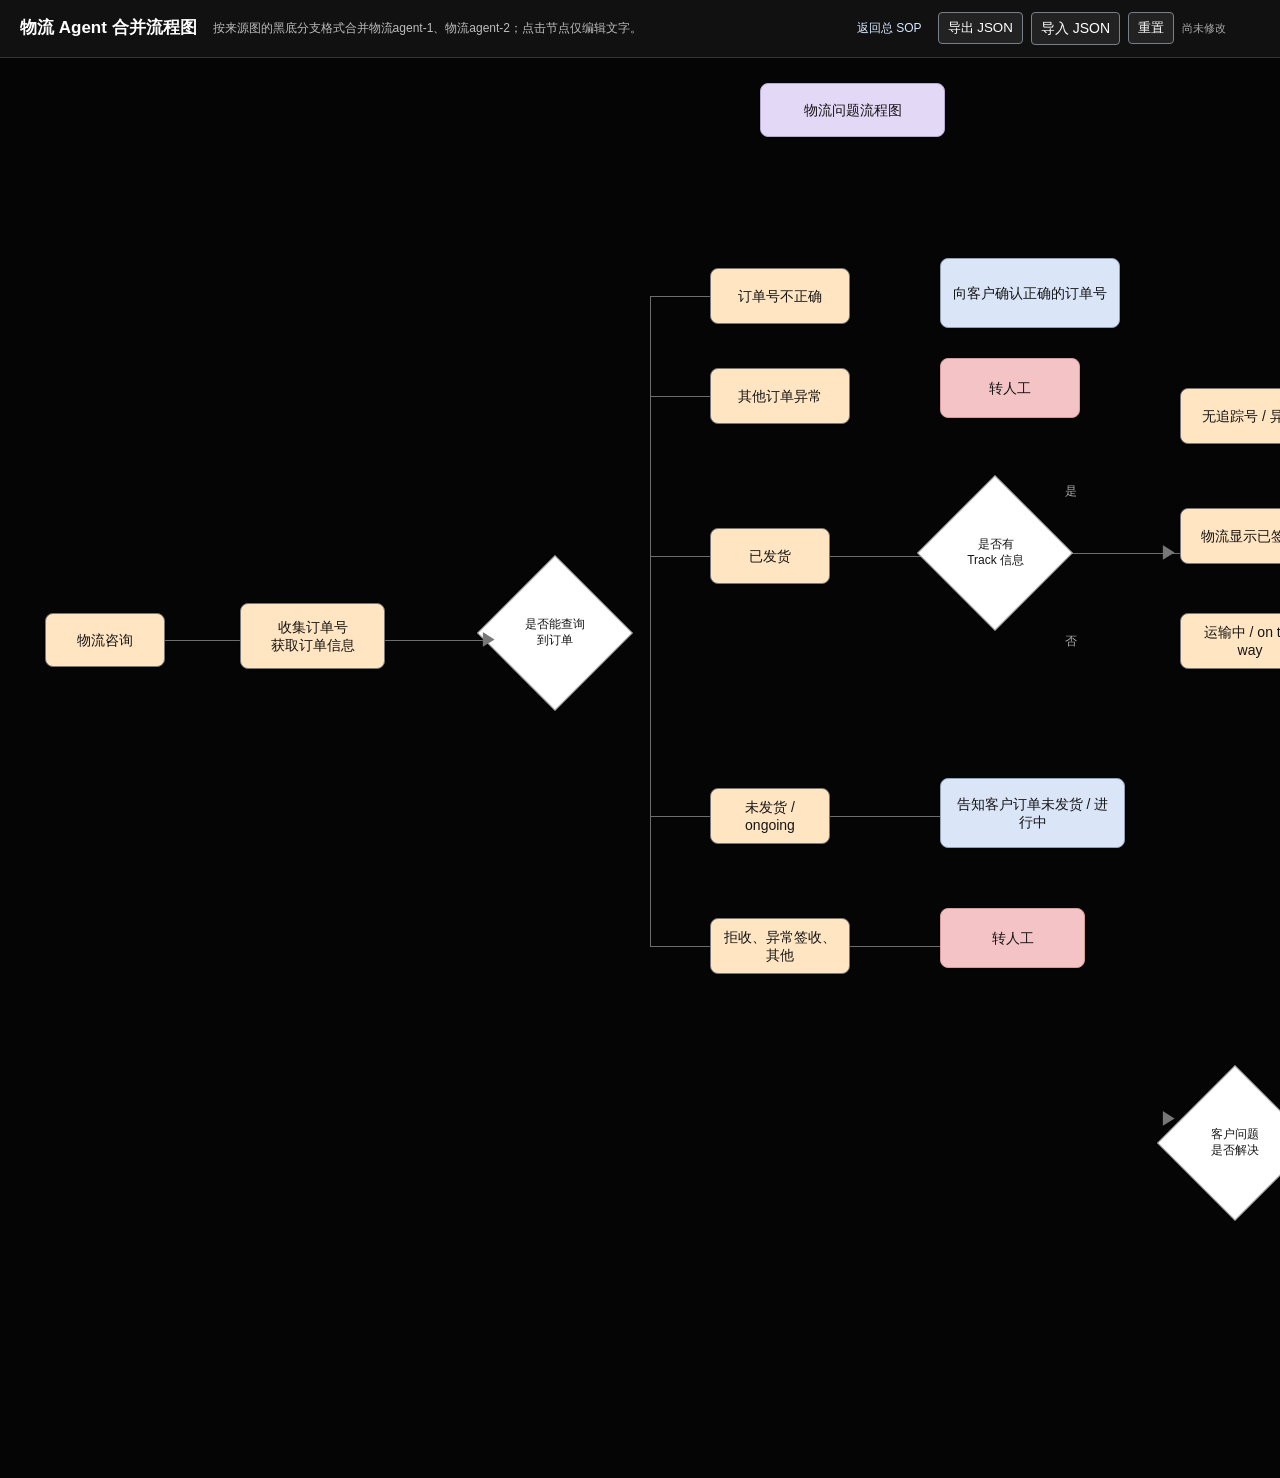
<file: logistics-agent-editor.html>
<!doctype html><html lang="zh-CN"><head><meta charset="utf-8"><meta name="viewport" content="width=device-width,initial-scale=1"><title>物流 Agent 合并流程图</title><link rel="stylesheet" href="flow-shell.css"></head><body data-storage-key="logistics-agent-image-style-edits-v1"><header><h1>物流 Agent 合并流程图</h1><span class="sub">按来源图的黑底分支格式合并物流agent-1、物流agent-2；点击节点仅编辑文字。</span><a class="back" href="index.html">返回总 SOP</a><div class="toolbar"><button id="exportButton">导出 JSON</button><label class="file-button">导入 JSON<input id="importInput" type="file" accept="application/json"></label><button id="resetButton">重置</button><span class="status" id="saveStatus">尚未修改</span></div></header><main class="canvas">
<div class="node note" data-node="title" style="left:760px;top:25px;width:185px;height:54px">物流问题流程图</div><div class="node entry" data-node="start" style="left:45px;top:555px;width:120px;height:54px">物流咨询</div><div class="node entry" data-node="collect" style="left:240px;top:545px;width:145px;height:66px">收集订单号<br>获取订单信息</div><div class="node decision" data-node="can-query" style="left:500px;top:520px"><span>是否能查询<br>到订单</span></div>
<div class="node entry" data-node="not-found" style="left:710px;top:210px;width:140px;height:56px">订单号不正确</div><div class="node reply" data-node="not-found-reply" style="left:940px;top:200px;width:180px;height:70px">向客户确认正确的订单号</div><div class="node entry" data-node="other-order" style="left:710px;top:310px;width:140px;height:56px">其他订单异常</div><div class="node manual" data-node="other-order-manual" style="left:940px;top:300px;width:140px;height:60px">转人工</div>
<div class="node entry" data-node="shipped" style="left:710px;top:470px;width:120px;height:56px">已发货</div><div class="node decision" data-node="track" style="left:940px;top:440px"><span>是否有<br>Track 信息</span></div><div class="node entry" data-node="no-track" style="left:1180px;top:330px;width:140px;height:56px">无追踪号 / 异常</div><div class="node manual" data-node="no-track-manual" style="left:1405px;top:330px;width:145px;height:60px">转人工</div><div class="node entry" data-node="delivered" style="left:1180px;top:450px;width:140px;height:56px">物流显示已签收</div><div class="node reply" data-node="delivered-reply" style="left:1405px;top:438px;width:180px;height:70px">告知客户订单已签收；如未收到则转人工</div><div class="node entry" data-node="transit" style="left:1180px;top:555px;width:140px;height:56px">运输中 / on the way</div><div class="node decision" data-node="days" style="left:1405px;top:530px"><span>运输天数</span></div><div class="node result" data-node="under3" style="left:1615px;top:420px;width:110px;height:55px">＜3 天</div><div class="node reply" data-node="under3-reply" style="left:1615px;top:500px;width:150px;height:66px">说明预计运输时间并持续观察</div><div class="node result" data-node="three-five" style="left:1615px;top:600px;width:110px;height:55px">3–5 天</div><div class="node reply" data-node="three-five-reply" style="left:1615px;top:680px;width:150px;height:66px">查轨迹、创建查件并约定跟进</div><div class="node result" data-node="over5" style="left:1615px;top:780px;width:110px;height:55px">＞5 天</div><div class="node manual" data-node="over5-manual" style="left:1615px;top:860px;width:150px;height:66px">保留证据并转人工</div>
<div class="node entry" data-node="not-shipped" style="left:710px;top:730px;width:120px;height:56px">未发货 / ongoing</div><div class="node reply" data-node="not-shipped-reply" style="left:940px;top:720px;width:185px;height:70px">告知客户订单未发货 / 进行中</div><div class="node entry" data-node="other-logistics" style="left:710px;top:860px;width:140px;height:56px">拒收、异常签收、其他</div><div class="node manual" data-node="other-logistics-manual" style="left:940px;top:850px;width:145px;height:60px">转人工</div>
<div class="node decision" data-node="resolved" style="left:1180px;top:1030px"><span>客户问题<br>是否解决</span></div><div class="node result" data-node="accept" style="left:1405px;top:950px;width:125px;height:55px">客户接受</div><div class="node reply" data-node="thanks" style="left:1600px;top:940px;width:120px;height:65px">回复感谢</div><div class="node result" data-node="reject" style="left:1405px;top:1110px;width:125px;height:55px">客户不接受</div><div class="node manual" data-node="final-manual" style="left:1600px;top:1100px;width:120px;height:65px">转人工</div>
<div class="wire h" style="left:165px;top:582px;width:75px"></div><div class="wire h" style="left:385px;top:582px;width:115px"></div><div class="wire v" style="left:650px;top:238px;height:650px"></div><div class="wire h" style="left:650px;top:238px;width:60px"></div><div class="wire h" style="left:650px;top:338px;width:60px"></div><div class="wire h" style="left:650px;top:498px;width:60px"></div><div class="wire h" style="left:650px;top:758px;width:60px"></div><div class="wire h" style="left:650px;top:888px;width:60px"></div><div class="wire h" style="left:830px;top:498px;width:110px"></div><div class="wire h" style="left:1050px;top:495px;width:130px"></div><div class="wire h" style="left:1320px;top:358px;width:85px"></div><div class="wire h" style="left:1320px;top:478px;width:85px"></div><div class="wire h" style="left:1320px;top:583px;width:85px"></div><div class="wire h" style="left:830px;top:758px;width:110px"></div><div class="wire h" style="left:850px;top:888px;width:90px"></div><span class="arrow" style="left:480px;top:573px">▶</span><span class="arrow" style="left:1160px;top:486px">▶</span><span class="arrow" style="left:1160px;top:1052px">▶</span><span class="label" style="left:1065px;top:425px">是</span><span class="label" style="left:1065px;top:575px">否</span>
</main><aside class="editor" id="editor" hidden><h2>编辑节点</h2><p>仅修改节点文字，保持原图风格和布局。</p><label for="nodeText">节点文字</label><textarea id="nodeText" maxlength="300"></textarea><div class="actions"><button id="cancel">取消</button><button class="save" id="save">保存</button></div></aside><script src="flow-editor.js"></script></body></html>
</file>
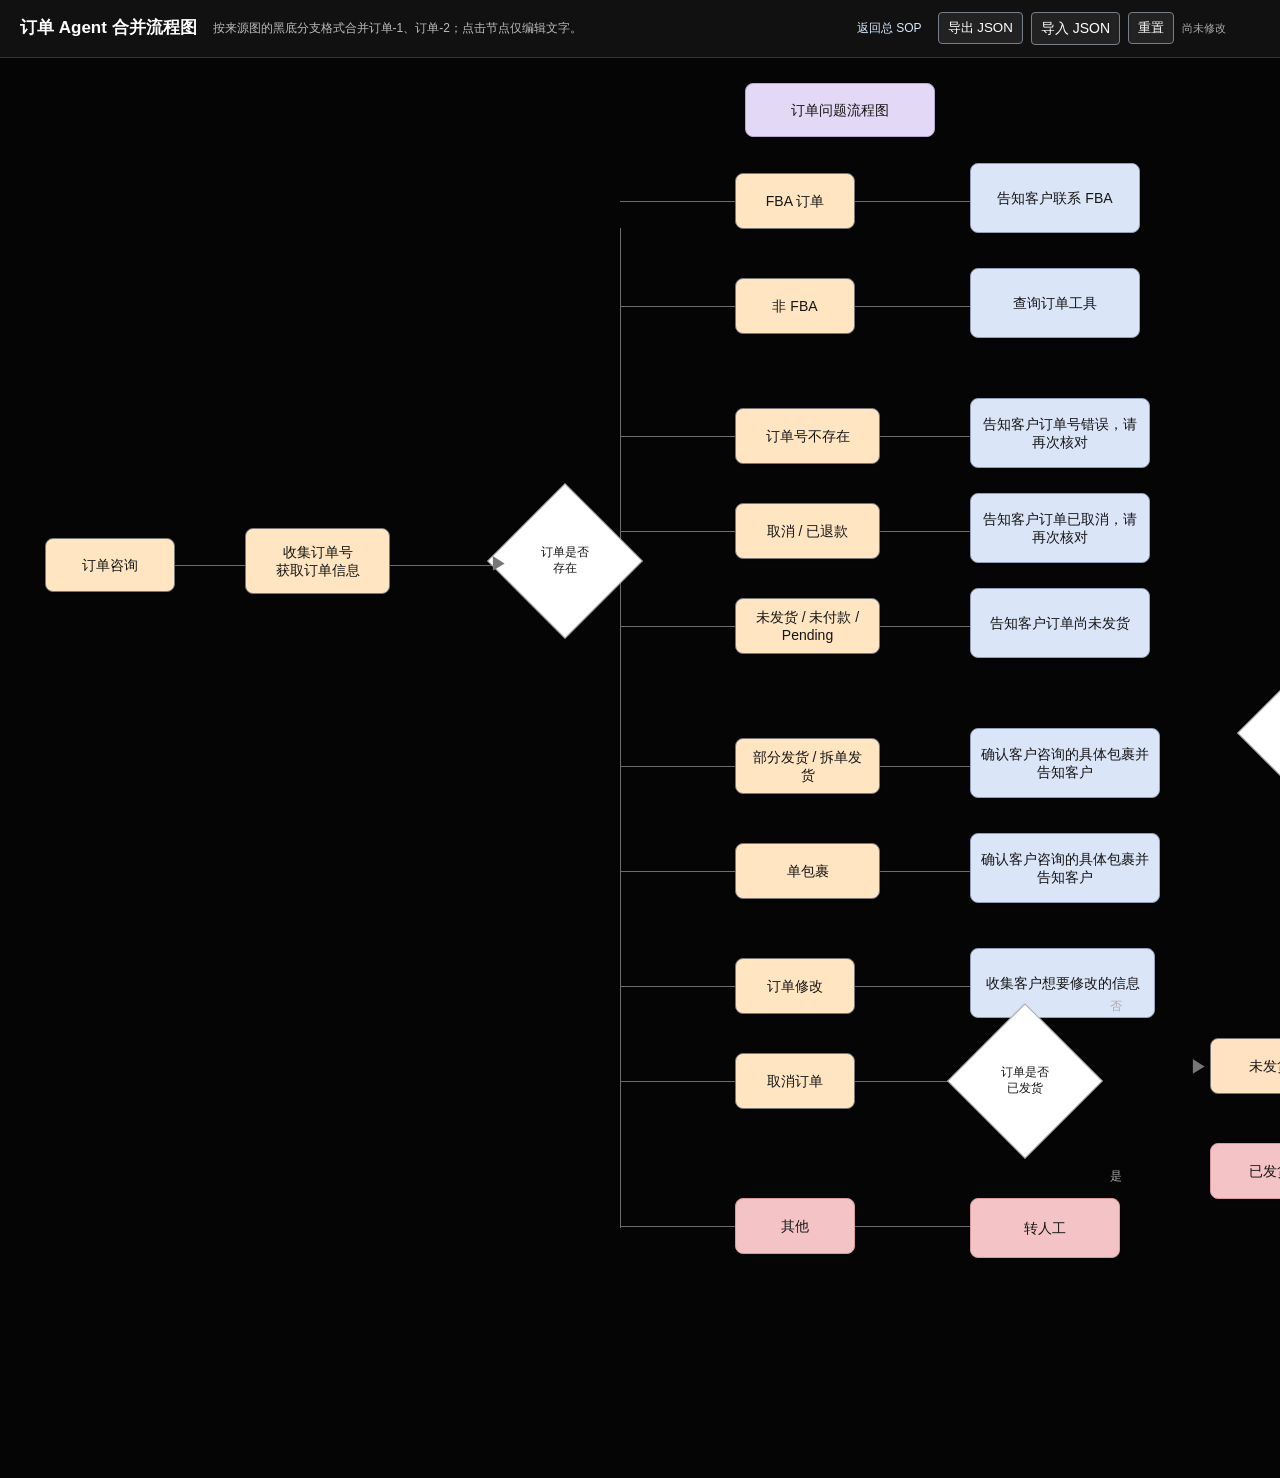
<file: order-agent-editor.html>
<!doctype html><html lang="zh-CN"><head><meta charset="utf-8"><meta name="viewport" content="width=device-width,initial-scale=1"><title>订单 Agent 合并流程图</title><link rel="stylesheet" href="flow-shell.css"></head><body data-storage-key="order-agent-image-style-edits-v1"><header><h1>订单 Agent 合并流程图</h1><span class="sub">按来源图的黑底分支格式合并订单-1、订单-2；点击节点仅编辑文字。</span><a class="back" href="index.html">返回总 SOP</a><div class="toolbar"><button id="exportButton">导出 JSON</button><label class="file-button">导入 JSON<input id="importInput" type="file" accept="application/json"></label><button id="resetButton">重置</button><span class="status" id="saveStatus">尚未修改</span></div></header><main class="canvas">
<div class="node note" data-node="title" style="left:745px;top:25px;width:190px;height:54px">订单问题流程图</div><div class="node entry" data-node="start" style="left:45px;top:480px;width:130px;height:54px">订单咨询</div><div class="node entry" data-node="collect" style="left:245px;top:470px;width:145px;height:66px">收集订单号<br>获取订单信息</div><div class="node decision" data-node="order-exists" style="left:510px;top:448px"><span>订单是否<br>存在</span></div>
<div class="node entry" data-node="fba" style="left:735px;top:115px;width:120px;height:56px">FBA 订单</div><div class="node reply" data-node="fba-reply" style="left:970px;top:105px;width:170px;height:70px">告知客户联系 FBA</div><div class="node entry" data-node="non-fba" style="left:735px;top:220px;width:120px;height:56px">非 FBA</div><div class="node reply" data-node="query" style="left:970px;top:210px;width:170px;height:70px">查询订单工具</div>
<div class="node entry" data-node="missing" style="left:735px;top:350px;width:145px;height:56px">订单号不存在</div><div class="node reply" data-node="missing-reply" style="left:970px;top:340px;width:180px;height:70px">告知客户订单号错误，请再次核对</div><div class="node entry" data-node="cancelled" style="left:735px;top:445px;width:145px;height:56px">取消 / 已退款</div><div class="node reply" data-node="cancelled-reply" style="left:970px;top:435px;width:180px;height:70px">告知客户订单已取消，请再次核对</div><div class="node entry" data-node="pending" style="left:735px;top:540px;width:145px;height:56px">未发货 / 未付款 / Pending</div><div class="node reply" data-node="pending-reply" style="left:970px;top:530px;width:180px;height:70px">告知客户订单尚未发货</div>
<div class="node entry" data-node="split" style="left:735px;top:680px;width:145px;height:56px">部分发货 / 拆单发货</div><div class="node reply" data-node="split-reply" style="left:970px;top:670px;width:190px;height:70px">确认客户咨询的具体包裹并告知客户</div><div class="node entry" data-node="single" style="left:735px;top:785px;width:145px;height:56px">单包裹</div><div class="node reply" data-node="single-reply" style="left:970px;top:775px;width:190px;height:70px">确认客户咨询的具体包裹并告知客户</div><div class="node entry" data-node="modify" style="left:735px;top:900px;width:120px;height:56px">订单修改</div><div class="node reply" data-node="modify-reply" style="left:970px;top:890px;width:185px;height:70px">收集客户想要修改的信息</div><div class="node entry" data-node="cancel-request" style="left:735px;top:995px;width:120px;height:56px">取消订单</div><div class="node decision" data-node="shipped" style="left:970px;top:968px"><span>订单是否<br>已发货</span></div><div class="node result" data-node="not-shipped" style="left:1210px;top:980px;width:120px;height:56px">未发货</div><div class="node reply" data-node="cancel-submit" style="left:1420px;top:968px;width:185px;height:70px">提交取消申请，等待结果</div><div class="node manual" data-node="shipped-manual" style="left:1210px;top:1085px;width:120px;height:56px">已发货</div><div class="node manual" data-node="cancel-manual" style="left:1420px;top:1075px;width:150px;height:60px">转人工</div><div class="node manual" data-node="other" style="left:735px;top:1140px;width:120px;height:56px">其他</div><div class="node manual" data-node="other-manual" style="left:970px;top:1140px;width:150px;height:60px">转人工</div>
<div class="node decision" data-node="resolved" style="left:1260px;top:620px"><span>客户问题<br>是否解决</span></div><div class="node result" data-node="customer-accept" style="left:1475px;top:540px;width:125px;height:55px">客户接受</div><div class="node reply" data-node="thanks" style="left:1650px;top:530px;width:100px;height:65px">回复感谢</div><div class="node result" data-node="customer-refuse" style="left:1475px;top:690px;width:125px;height:55px">客户不接受</div><div class="node manual" data-node="final-manual" style="left:1650px;top:680px;width:100px;height:65px">转人工</div>
<div class="wire h" style="left:175px;top:507px;width:70px"></div><div class="wire h" style="left:390px;top:507px;width:120px"></div><div class="wire v" style="left:620px;top:170px;height:1000px"></div><div class="wire h" style="left:620px;top:143px;width:115px"></div><div class="wire h" style="left:620px;top:248px;width:115px"></div><div class="wire h" style="left:620px;top:378px;width:115px"></div><div class="wire h" style="left:620px;top:473px;width:115px"></div><div class="wire h" style="left:620px;top:568px;width:115px"></div><div class="wire h" style="left:620px;top:708px;width:115px"></div><div class="wire h" style="left:620px;top:813px;width:115px"></div><div class="wire h" style="left:620px;top:928px;width:115px"></div><div class="wire h" style="left:620px;top:1023px;width:115px"></div><div class="wire h" style="left:620px;top:1168px;width:115px"></div>
<div class="wire h" style="left:855px;top:143px;width:115px"></div><div class="wire h" style="left:855px;top:248px;width:115px"></div><div class="wire h" style="left:880px;top:378px;width:90px"></div><div class="wire h" style="left:880px;top:473px;width:90px"></div><div class="wire h" style="left:880px;top:568px;width:90px"></div><div class="wire h" style="left:880px;top:708px;width:90px"></div><div class="wire h" style="left:880px;top:813px;width:90px"></div><div class="wire h" style="left:855px;top:928px;width:115px"></div><div class="wire h" style="left:855px;top:1023px;width:115px"></div><div class="wire h" style="left:855px;top:1168px;width:115px"></div>
<span class="arrow" style="left:490px;top:497px">▶</span><span class="arrow" style="left:1190px;top:1000px">▶</span><span class="arrow" style="left:1400px;top:1000px">▶</span><span class="label" style="left:1110px;top:940px">否</span><span class="label" style="left:1110px;top:1110px">是</span>
</main><aside class="editor" id="editor" hidden><h2>编辑节点</h2><p>仅修改节点文字，保持原图风格和布局。</p><label for="nodeText">节点文字</label><textarea id="nodeText" maxlength="300"></textarea><div class="actions"><button id="cancel">取消</button><button class="save" id="save">保存</button></div></aside><script src="flow-editor.js"></script></body></html>
</file>
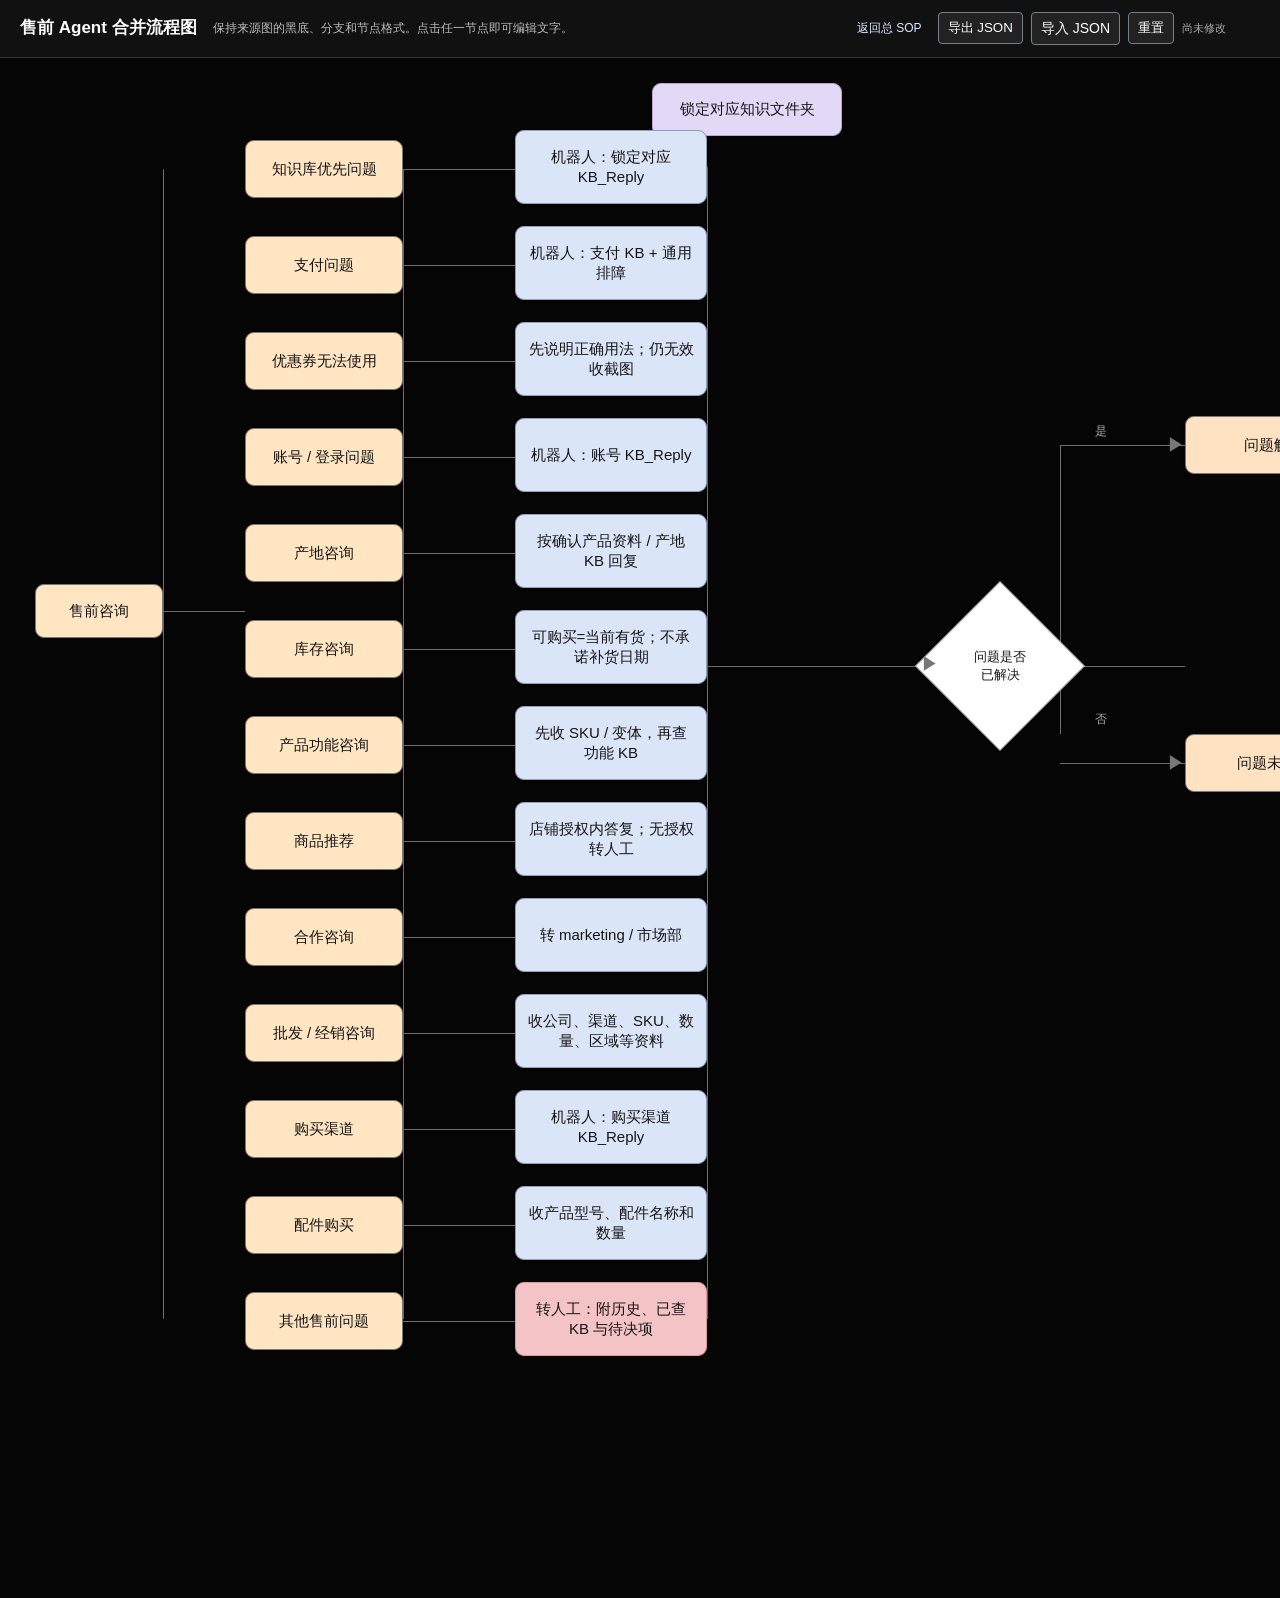
<file: presales-agent-editor.html>
<!doctype html>
<html lang="zh-CN">
<head>
<meta charset="utf-8">
<meta name="viewport" content="width=device-width,initial-scale=1">
<title>售前 Agent 合并流程图</title>
<style>
:root{--black:#050505;--line:#6d6d6d;--text:#151515;--entry:#ffe5c2;--reply:#dbe5f8;--decision:#fff;--manual:#f3c3c5;--result:#ffe2c2;--note:#e3d8f5}*{box-sizing:border-box}body{margin:0;background:var(--black);font:14px/1.35 "Microsoft YaHei","PingFang SC",Arial,sans-serif;color:#fff}header{position:sticky;z-index:5;top:0;padding:12px 20px;background:#111;border-bottom:1px solid #343434;display:flex;gap:16px;align-items:center;min-width:1050px}h1{margin:0;font-size:17px}.sub{font-size:12px;color:#bcbcbc;flex:1}.back{color:#d8e9ff;text-decoration:none;font-size:12px}.toolbar{display:flex;align-items:center;gap:8px}.toolbar button,.file-button{border:1px solid #77808a;border-radius:4px;background:#222;color:#fff;padding:6px 9px;font:12px inherit;cursor:pointer}.toolbar button:hover,.file-button:hover{background:#333}.file-button input{display:none}.status{font-size:11px;color:#aaa;min-width:78px}.canvas{position:relative;min-width:1580px;width:1580px;height:1540px;margin:0 auto;background:var(--black);overflow:hidden}.wire{position:absolute;background:var(--line);z-index:0}.h{height:1px}.v{width:1px}.node{position:absolute;z-index:1;display:flex;align-items:center;justify-content:center;text-align:center;color:var(--text);border:1px solid #777;border-radius:9px;padding:9px 12px;font-size:15px;font-weight:500;line-height:1.35;cursor:pointer;box-shadow:0 1px 2px #0004}.node:hover{outline:2px solid #82b8e8;outline-offset:2px}.node:focus-visible{outline:3px solid #82b8e8;outline-offset:3px}.node.entry{background:var(--entry)}.node.reply{background:var(--reply);border-color:#91a0b6}.node.decision{background:var(--decision);border-color:#aaa;border-radius:0;transform:rotate(45deg);width:120px!important;height:120px!important;padding:8px}.node.decision span{transform:rotate(-45deg);font-size:13px}.node.manual{background:var(--manual);border-color:#d69b9d}.node.result{background:var(--result)}.node.note{background:var(--note);border-color:#b8a8d1}.node.selected{outline:3px solid #52a9f2;outline-offset:3px}.arrow{position:absolute;z-index:2;color:#777;font-size:18px;line-height:1}.label{position:absolute;z-index:2;color:#aaa;font-size:12px}.editor{position:fixed;z-index:10;right:20px;top:65px;width:370px;padding:16px;background:#fff;color:#18202a;border:1px solid #b7c5d4;box-shadow:0 12px 35px #0008}.editor[hidden]{display:none}.editor h2{font-size:16px;margin:0 0 5px}.editor p{font-size:12px;color:#5b6672;margin:0 0 12px}.editor label{display:block;font-size:12px;font-weight:700;margin:10px 0 4px}.editor input,.editor textarea{width:100%;border:1px solid #9baabd;border-radius:3px;padding:8px;font:14px inherit}.editor textarea{min-height:130px;resize:vertical}.actions{display:flex;justify-content:flex-end;gap:8px;margin-top:14px}.actions button{border:1px solid #8294aa;background:#fff;padding:7px 10px;border-radius:3px;cursor:pointer}.actions .save{background:#1f5e96;color:#fff;border-color:#1f5e96}@media(max-width:900px){header{position:static;min-width:0;display:block}.toolbar{margin-top:10px;flex-wrap:wrap}.canvas{transform-origin:top left}}
</style>
</head>
<body>
<header><h1>售前 Agent 合并流程图</h1><span class="sub">保持来源图的黑底、分支和节点格式。点击任一节点即可编辑文字。</span><a class="back" href="index.html">返回总 SOP</a><div class="toolbar"><button id="exportButton" type="button">导出 JSON</button><label class="file-button">导入 JSON<input id="importInput" type="file" accept="application/json"></label><button id="resetButton" type="button">重置</button><span class="status" id="saveStatus">尚未修改</span></div></header>
<main class="canvas" aria-label="售前 Agent 合并流程图">
  <div class="node note" data-node="title-note" style="left:652px;top:25px;width:190px;height:53px">锁定对应知识文件夹</div>
  <div class="node entry" data-node="start" style="left:35px;top:526px;width:128px;height:54px">售前咨询</div>
  <div class="node entry" data-node="kb-group" style="left:245px;top:82px;width:158px;height:58px">知识库优先问题</div>
  <div class="node reply" data-node="kb-group-reply" style="left:515px;top:72px;width:192px;height:74px">机器人：锁定对应 KB_Reply</div>
  <div class="node entry" data-node="payment" style="left:245px;top:178px;width:158px;height:58px">支付问题</div>
  <div class="node reply" data-node="payment-reply" style="left:515px;top:168px;width:192px;height:74px">机器人：支付 KB + 通用排障</div>
  <div class="node entry" data-node="coupon" style="left:245px;top:274px;width:158px;height:58px">优惠券无法使用</div>
  <div class="node reply" data-node="coupon-reply" style="left:515px;top:264px;width:192px;height:74px">先说明正确用法；仍无效收截图</div>
  <div class="node entry" data-node="account" style="left:245px;top:370px;width:158px;height:58px">账号 / 登录问题</div>
  <div class="node reply" data-node="account-reply" style="left:515px;top:360px;width:192px;height:74px">机器人：账号 KB_Reply</div>
  <div class="node entry" data-node="origin" style="left:245px;top:466px;width:158px;height:58px">产地咨询</div>
  <div class="node reply" data-node="origin-reply" style="left:515px;top:456px;width:192px;height:74px">按确认产品资料 / 产地 KB 回复</div>
  <div class="node entry" data-node="inventory" style="left:245px;top:562px;width:158px;height:58px">库存咨询</div>
  <div class="node reply" data-node="inventory-reply" style="left:515px;top:552px;width:192px;height:74px">可购买=当前有货；不承诺补货日期</div>
  <div class="node entry" data-node="function" style="left:245px;top:658px;width:158px;height:58px">产品功能咨询</div>
  <div class="node reply" data-node="function-reply" style="left:515px;top:648px;width:192px;height:74px">先收 SKU / 变体，再查功能 KB</div>
  <div class="node entry" data-node="recommend" style="left:245px;top:754px;width:158px;height:58px">商品推荐</div>
  <div class="node reply" data-node="recommend-reply" style="left:515px;top:744px;width:192px;height:74px">店铺授权内答复；无授权转人工</div>
  <div class="node entry" data-node="cooperate" style="left:245px;top:850px;width:158px;height:58px">合作咨询</div>
  <div class="node reply" data-node="cooperate-reply" style="left:515px;top:840px;width:192px;height:74px">转 marketing / 市场部</div>
  <div class="node entry" data-node="wholesale" style="left:245px;top:946px;width:158px;height:58px">批发 / 经销咨询</div>
  <div class="node reply" data-node="wholesale-reply" style="left:515px;top:936px;width:192px;height:74px">收公司、渠道、SKU、数量、区域等资料</div>
  <div class="node entry" data-node="purchase" style="left:245px;top:1042px;width:158px;height:58px">购买渠道</div>
  <div class="node reply" data-node="purchase-reply" style="left:515px;top:1032px;width:192px;height:74px">机器人：购买渠道 KB_Reply</div>
  <div class="node entry" data-node="accessory" style="left:245px;top:1138px;width:158px;height:58px">配件购买</div>
  <div class="node reply" data-node="accessory-reply" style="left:515px;top:1128px;width:192px;height:74px">收产品型号、配件名称和数量</div>
  <div class="node entry" data-node="other" style="left:245px;top:1234px;width:158px;height:58px">其他售前问题</div>
  <div class="node manual" data-node="other-reply" style="left:515px;top:1224px;width:192px;height:74px">转人工：附历史、已查 KB 与待决项</div>

  <div class="node decision" data-node="resolved" style="left:940px;top:548px"><span>问题是否<br>已解决</span></div>
  <div class="node result" data-node="done" style="left:1185px;top:358px;width:178px;height:58px">问题解决</div>
  <div class="node reply" data-node="thanks" style="left:1415px;top:348px;width:180px;height:76px">AI 回复感谢并结案</div>
  <div class="node result" data-node="unresolved" style="left:1185px;top:676px;width:178px;height:58px">问题未解决</div>
  <div class="node manual" data-node="handoff" style="left:1415px;top:650px;width:190px;height:92px">转人工 / 对应业务团队</div>

  <div class="wire v" style="left:163px;top:111px;height:1150px"></div><div class="wire h" style="left:163px;top:553px;width:82px"></div>
  <div class="wire v" style="left:403px;top:111px;height:1150px"></div>
  <div class="wire v" style="left:707px;top:109px;height:1152px"></div>
  <div class="wire h" style="left:403px;top:111px;width:112px"></div><div class="wire h" style="left:403px;top:207px;width:112px"></div><div class="wire h" style="left:403px;top:303px;width:112px"></div><div class="wire h" style="left:403px;top:399px;width:112px"></div><div class="wire h" style="left:403px;top:495px;width:112px"></div><div class="wire h" style="left:403px;top:591px;width:112px"></div><div class="wire h" style="left:403px;top:687px;width:112px"></div><div class="wire h" style="left:403px;top:783px;width:112px"></div><div class="wire h" style="left:403px;top:879px;width:112px"></div><div class="wire h" style="left:403px;top:975px;width:112px"></div><div class="wire h" style="left:403px;top:1071px;width:112px"></div><div class="wire h" style="left:403px;top:1167px;width:112px"></div><div class="wire h" style="left:403px;top:1263px;width:112px"></div>
  <div class="wire h" style="left:707px;top:608px;width:233px"></div><div class="wire v" style="left:707px;top:109px;height:499px"></div>
  <div class="wire h" style="left:1060px;top:608px;width:125px"></div><div class="wire h" style="left:1060px;top:608px;width:70px"></div><div class="wire v" style="left:1060px;top:387px;height:289px"></div><div class="wire h" style="left:1060px;top:387px;width:125px"></div><div class="wire h" style="left:1060px;top:705px;width:125px"></div>
  <div class="wire h" style="left:1363px;top:387px;width:52px"></div><div class="wire h" style="left:1363px;top:705px;width:52px"></div>
  <span class="arrow" style="left:921px;top:597px">▶</span><span class="arrow" style="left:1167px;top:378px">▶</span><span class="arrow" style="left:1397px;top:378px">▶</span><span class="arrow" style="left:1167px;top:696px">▶</span><span class="arrow" style="left:1397px;top:696px">▶</span><span class="label" style="left:1095px;top:365px">是</span><span class="label" style="left:1095px;top:653px">否</span>
</main>
<aside class="editor" id="editor" hidden><h2>编辑节点</h2><p>仅修改节点文字，保持该流程图的布局和格式。</p><label for="nodeText">节点文字</label><textarea id="nodeText" maxlength="300"></textarea><div class="actions"><button id="cancel" type="button">取消</button><button class="save" id="save" type="button">保存</button></div></aside>
<script>
(()=>{const key='presales-agent-image-style-edits-v1',nodes=[...document.querySelectorAll('[data-node]')],box=document.querySelector('#editor'),input=document.querySelector('#nodeText'),status=document.querySelector('#saveStatus');let selected,edits={};try{edits=JSON.parse(localStorage.getItem(key))||{}}catch{}const apply=(n,t)=>{if(n.classList.contains('decision'))n.querySelector('span').textContent=t;else n.textContent=t};nodes.forEach(n=>{if(typeof edits[n.dataset.node]==='string')apply(n,edits[n.dataset.node]);n.tabIndex=0;n.setAttribute('role','button');const open=()=>{if(selected)selected.classList.remove('selected');selected=n;n.classList.add('selected');input.value=n.classList.contains('decision')?n.querySelector('span').textContent:n.textContent;box.hidden=false;input.focus()};n.addEventListener('click',open);n.addEventListener('keydown',e=>{if(e.key==='Enter'||e.key===' '){e.preventDefault();open()}})});const close=()=>{if(selected)selected.classList.remove('selected');selected=null;box.hidden=true};document.querySelector('#cancel').onclick=close;document.querySelector('#save').onclick=()=>{if(!selected||!input.value.trim())return;edits[selected.dataset.node]=input.value.trim();apply(selected,edits[selected.dataset.node]);localStorage.setItem(key,JSON.stringify(edits));status.textContent='已自动保存';close()};document.querySelector('#resetButton').onclick=()=>{if(confirm('确认清除当前浏览器保存的流程图文字修改？')){localStorage.removeItem(key);location.reload()}};document.querySelector('#exportButton').onclick=()=>{const b=new Blob([JSON.stringify({version:1,exportedAt:new Date().toISOString(),edits},null,2)],{type:'application/json'}),a=document.createElement('a');a.href=URL.createObjectURL(b);a.download='presales-agent-flow-edits.json';a.click();URL.revokeObjectURL(a.href)};document.querySelector('#importInput').onchange=e=>{const f=e.target.files[0];if(!f)return;const r=new FileReader();r.onload=()=>{try{const data=JSON.parse(r.result);if(!data||typeof data.edits!=='object'||Array.isArray(data.edits))throw Error();if(confirm('导入会覆盖当前本地修改，是否继续？')){edits=data.edits;localStorage.setItem(key,JSON.stringify(edits));location.reload()}}catch{alert('无法读取此 JSON 文件。')}e.target.value=''};r.readAsText(f,'utf-8')};})();
</script>
</body>
</html>
</file>
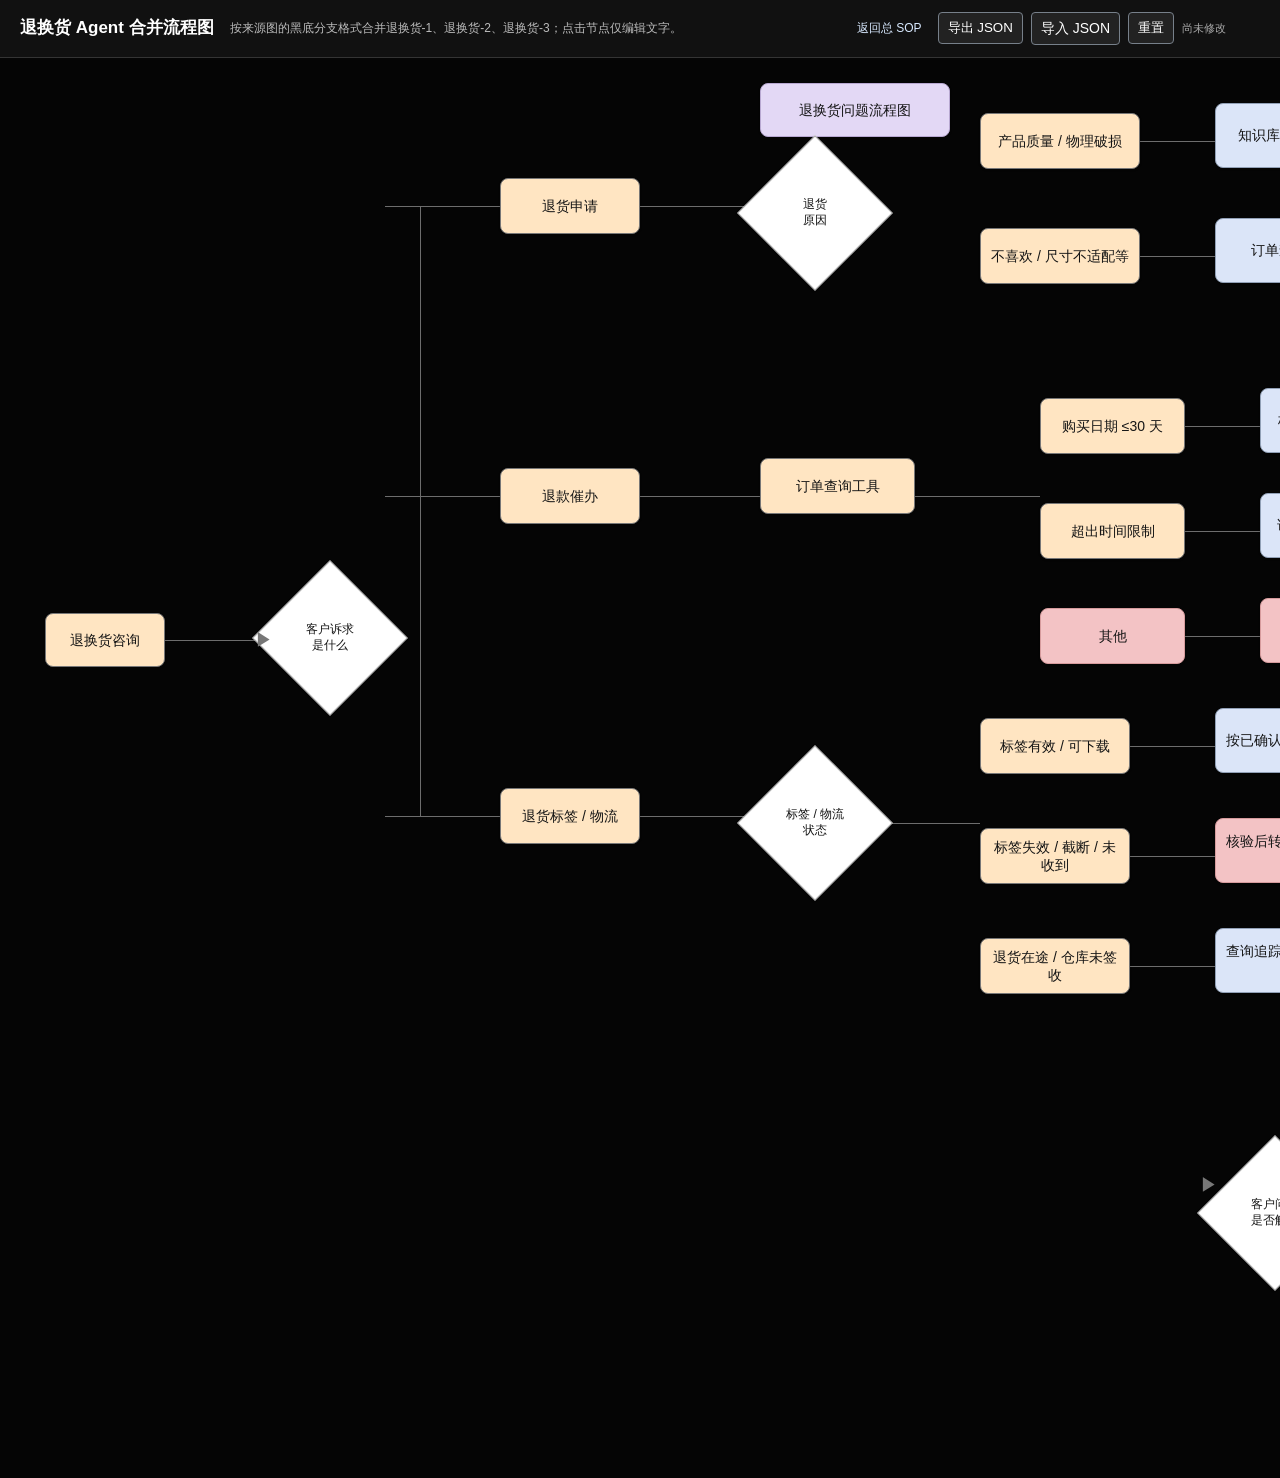
<file: return-agent-editor.html>
<!doctype html><html lang="zh-CN"><head><meta charset="utf-8"><meta name="viewport" content="width=device-width,initial-scale=1"><title>退换货 Agent 合并流程图</title><link rel="stylesheet" href="flow-shell.css"></head><body data-storage-key="return-agent-image-style-edits-v1"><header><h1>退换货 Agent 合并流程图</h1><span class="sub">按来源图的黑底分支格式合并退换货-1、退换货-2、退换货-3；点击节点仅编辑文字。</span><a class="back" href="index.html">返回总 SOP</a><div class="toolbar"><button id="exportButton">导出 JSON</button><label class="file-button">导入 JSON<input id="importInput" type="file" accept="application/json"></label><button id="resetButton">重置</button><span class="status" id="saveStatus">尚未修改</span></div></header><main class="canvas">
<div class="node note" data-node="title" style="left:760px;top:25px;width:190px;height:54px">退换货问题流程图</div><div class="node entry" data-node="start" style="left:45px;top:555px;width:120px;height:54px">退换货咨询</div><div class="node decision" data-node="intent" style="left:275px;top:525px"><span>客户诉求<br>是什么</span></div>
<div class="node entry" data-node="return" style="left:500px;top:120px;width:140px;height:56px">退货申请</div><div class="node decision" data-node="reason" style="left:760px;top:100px"><span>退货<br>原因</span></div><div class="node entry" data-node="quality" style="left:980px;top:55px;width:160px;height:56px">产品质量 / 物理破损</div><div class="node reply" data-node="quality-kb" style="left:1215px;top:45px;width:155px;height:65px">知识库 KB_Reply</div><div class="node reply" data-node="proof" style="left:1450px;top:35px;width:180px;height:72px">收集清晰图片 / 视频等证据</div><div class="node entry" data-node="subjective" style="left:980px;top:170px;width:160px;height:56px">不喜欢 / 尺寸不适配等</div><div class="node reply" data-node="order-tool" style="left:1215px;top:160px;width:155px;height:65px">订单查询工具</div>
<div class="node entry" data-node="within30" style="left:1450px;top:145px;width:145px;height:56px">购买日期 ≤30 天</div><div class="node reply" data-node="address" style="left:1645px;top:135px;width:125px;height:65px">确认退货地址</div><div class="node entry" data-node="over30" style="left:1450px;top:245px;width:145px;height:56px">超出时间限制</div><div class="node reply" data-node="over30-reply" style="left:1645px;top:235px;width:125px;height:65px">说明退货时间限制</div><div class="node manual" data-node="return-other" style="left:1450px;top:345px;width:145px;height:56px">其他 / 异常</div><div class="node manual" data-node="return-manual" style="left:1645px;top:335px;width:125px;height:65px">转人工</div>
<div class="node entry" data-node="refund" style="left:500px;top:410px;width:140px;height:56px">退款催办</div><div class="node entry" data-node="refund-order" style="left:760px;top:400px;width:155px;height:56px">订单查询工具</div><div class="node entry" data-node="refund-within" style="left:1040px;top:340px;width:145px;height:56px">购买日期 ≤30 天</div><div class="node reply" data-node="refund-reply" style="left:1260px;top:330px;width:160px;height:65px">核验退货 / 退款状态</div><div class="node entry" data-node="refund-over" style="left:1040px;top:445px;width:145px;height:56px">超出时间限制</div><div class="node reply" data-node="refund-over-reply" style="left:1260px;top:435px;width:160px;height:65px">说明退款或退货时限</div><div class="node manual" data-node="refund-other" style="left:1040px;top:550px;width:145px;height:56px">其他</div><div class="node manual" data-node="refund-manual" style="left:1260px;top:540px;width:160px;height:65px">转人工</div>
<div class="node entry" data-node="label" style="left:500px;top:730px;width:140px;height:56px">退货标签 / 物流</div><div class="node decision" data-node="label-state" style="left:760px;top:710px"><span>标签 / 物流<br>状态</span></div><div class="node entry" data-node="label-valid" style="left:980px;top:660px;width:150px;height:56px">标签有效 / 可下载</div><div class="node reply" data-node="label-valid-reply" style="left:1215px;top:650px;width:190px;height:65px">按已确认流程说明使用方式</div><div class="node entry" data-node="label-invalid" style="left:980px;top:770px;width:150px;height:56px">标签失效 / 截断 / 未收到</div><div class="node manual" data-node="label-invalid-manual" style="left:1215px;top:760px;width:190px;height:65px">核验后转人工，不自行重发标签</div><div class="node entry" data-node="return-transit" style="left:980px;top:880px;width:150px;height:56px">退货在途 / 仓库未签收</div><div class="node reply" data-node="return-transit-reply" style="left:1215px;top:870px;width:190px;height:65px">查询追踪；明确下一次更新节点</div>
<div class="node decision" data-node="resolved" style="left:1220px;top:1100px"><span>客户问题<br>是否解决</span></div><div class="node result" data-node="accept" style="left:1460px;top:1020px;width:125px;height:55px">客户接受</div><div class="node reply" data-node="thanks" style="left:1650px;top:1010px;width:120px;height:65px">AI 回复感谢</div><div class="node result" data-node="refuse" style="left:1460px;top:1175px;width:125px;height:55px">客户不接受</div><div class="node manual" data-node="final-manual" style="left:1650px;top:1165px;width:120px;height:65px">转人工</div>
<div class="wire h" style="left:165px;top:582px;width:110px"></div><div class="wire v" style="left:420px;top:148px;height:610px"></div><div class="wire h" style="left:385px;top:148px;width:115px"></div><div class="wire h" style="left:385px;top:438px;width:115px"></div><div class="wire h" style="left:385px;top:758px;width:115px"></div><div class="wire h" style="left:640px;top:148px;width:120px"></div><div class="wire h" style="left:640px;top:438px;width:120px"></div><div class="wire h" style="left:640px;top:758px;width:120px"></div><div class="wire h" style="left:870px;top:438px;width:170px"></div><div class="wire h" style="left:870px;top:765px;width:110px"></div><div class="wire h" style="left:1140px;top:83px;width:75px"></div><div class="wire h" style="left:1140px;top:198px;width:75px"></div><div class="wire h" style="left:1185px;top:368px;width:75px"></div><div class="wire h" style="left:1185px;top:473px;width:75px"></div><div class="wire h" style="left:1185px;top:578px;width:75px"></div><div class="wire h" style="left:1130px;top:688px;width:85px"></div><div class="wire h" style="left:1130px;top:798px;width:85px"></div><div class="wire h" style="left:1130px;top:908px;width:85px"></div><span class="arrow" style="left:255px;top:573px">▶</span><span class="arrow" style="left:1200px;top:1118px">▶</span><span class="label" style="left:1380px;top:1005px">是</span><span class="label" style="left:1380px;top:1200px">否</span>
</main><aside class="editor" id="editor" hidden><h2>编辑节点</h2><p>仅修改节点文字，保持原图风格和布局。</p><label for="nodeText">节点文字</label><textarea id="nodeText" maxlength="300"></textarea><div class="actions"><button id="cancel">取消</button><button class="save" id="save">保存</button></div></aside><script src="flow-editor.js"></script></body></html>
</file>
<file: flow-shell.css>
:root{--bg:#050505;--line:#6d6d6d;--ink:#151515;--entry:#ffe5c2;--reply:#dbe5f8;--decision:#fff;--manual:#f3c3c5;--result:#ffe2c2;--note:#e3d8f5}*{box-sizing:border-box}body{margin:0;background:var(--bg);font:14px/1.35 "Microsoft YaHei","PingFang SC",Arial,sans-serif;color:#fff}header{position:sticky;z-index:5;top:0;padding:12px 20px;background:#111;border-bottom:1px solid #343434;display:flex;gap:16px;align-items:center;min-width:1050px}h1{margin:0;font-size:17px}.sub{font-size:12px;color:#bcbcbc;flex:1}.back{color:#d8e9ff;text-decoration:none;font-size:12px}.toolbar{display:flex;align-items:center;gap:8px}.toolbar button,.file-button{border:1px solid #77808a;border-radius:4px;background:#222;color:#fff;padding:6px 9px;font:12px inherit;cursor:pointer}.toolbar button:hover,.file-button:hover{background:#333}.file-button input{display:none}.status{font-size:11px;color:#aaa;min-width:78px}.canvas{position:relative;min-width:1780px;width:1780px;height:1420px;margin:0 auto;background:var(--bg);overflow:hidden}.wire{position:absolute;background:var(--line);z-index:0}.h{height:1px}.v{width:1px}.node{position:absolute;z-index:1;display:flex;align-items:center;justify-content:center;text-align:center;color:var(--ink);border:1px solid #777;border-radius:8px;padding:8px 10px;font-size:14px;font-weight:500;line-height:1.3;cursor:pointer;box-shadow:0 1px 2px #0004}.node:hover{outline:2px solid #82b8e8;outline-offset:2px}.node:focus-visible{outline:3px solid #82b8e8;outline-offset:3px}.entry{background:var(--entry)}.reply{background:var(--reply);border-color:#91a0b6}.manual{background:var(--manual);border-color:#d69b9d}.result{background:var(--result)}.note{background:var(--note);border-color:#b8a8d1}.decision{background:var(--decision);border-color:#aaa;border-radius:0;transform:rotate(45deg);width:110px!important;height:110px!important;padding:7px}.decision span{transform:rotate(-45deg);font-size:12px}.selected{outline:3px solid #52a9f2;outline-offset:3px}.arrow{position:absolute;z-index:2;color:#777;font-size:18px;line-height:1}.label{position:absolute;z-index:2;color:#aaa;font-size:12px}.editor{position:fixed;z-index:10;right:20px;top:65px;width:370px;padding:16px;background:#fff;color:#18202a;border:1px solid #b7c5d4;box-shadow:0 12px 35px #0008}.editor[hidden]{display:none}.editor h2{font-size:16px;margin:0 0 5px}.editor p{font-size:12px;color:#5b6672;margin:0 0 12px}.editor label{display:block;font-size:12px;font-weight:700;margin:10px 0 4px}.editor textarea{width:100%;min-height:130px;border:1px solid #9baabd;border-radius:3px;padding:8px;font:14px inherit;resize:vertical}.actions{display:flex;justify-content:flex-end;gap:8px;margin-top:14px}.actions button{border:1px solid #8294aa;background:#fff;padding:7px 10px;border-radius:3px;cursor:pointer}.actions .save{background:#1f5e96;color:#fff;border-color:#1f5e96}@media(max-width:900px){header{position:static;min-width:0;display:block}.toolbar{margin-top:10px;flex-wrap:wrap}.canvas{transform-origin:top left}}
</file>
